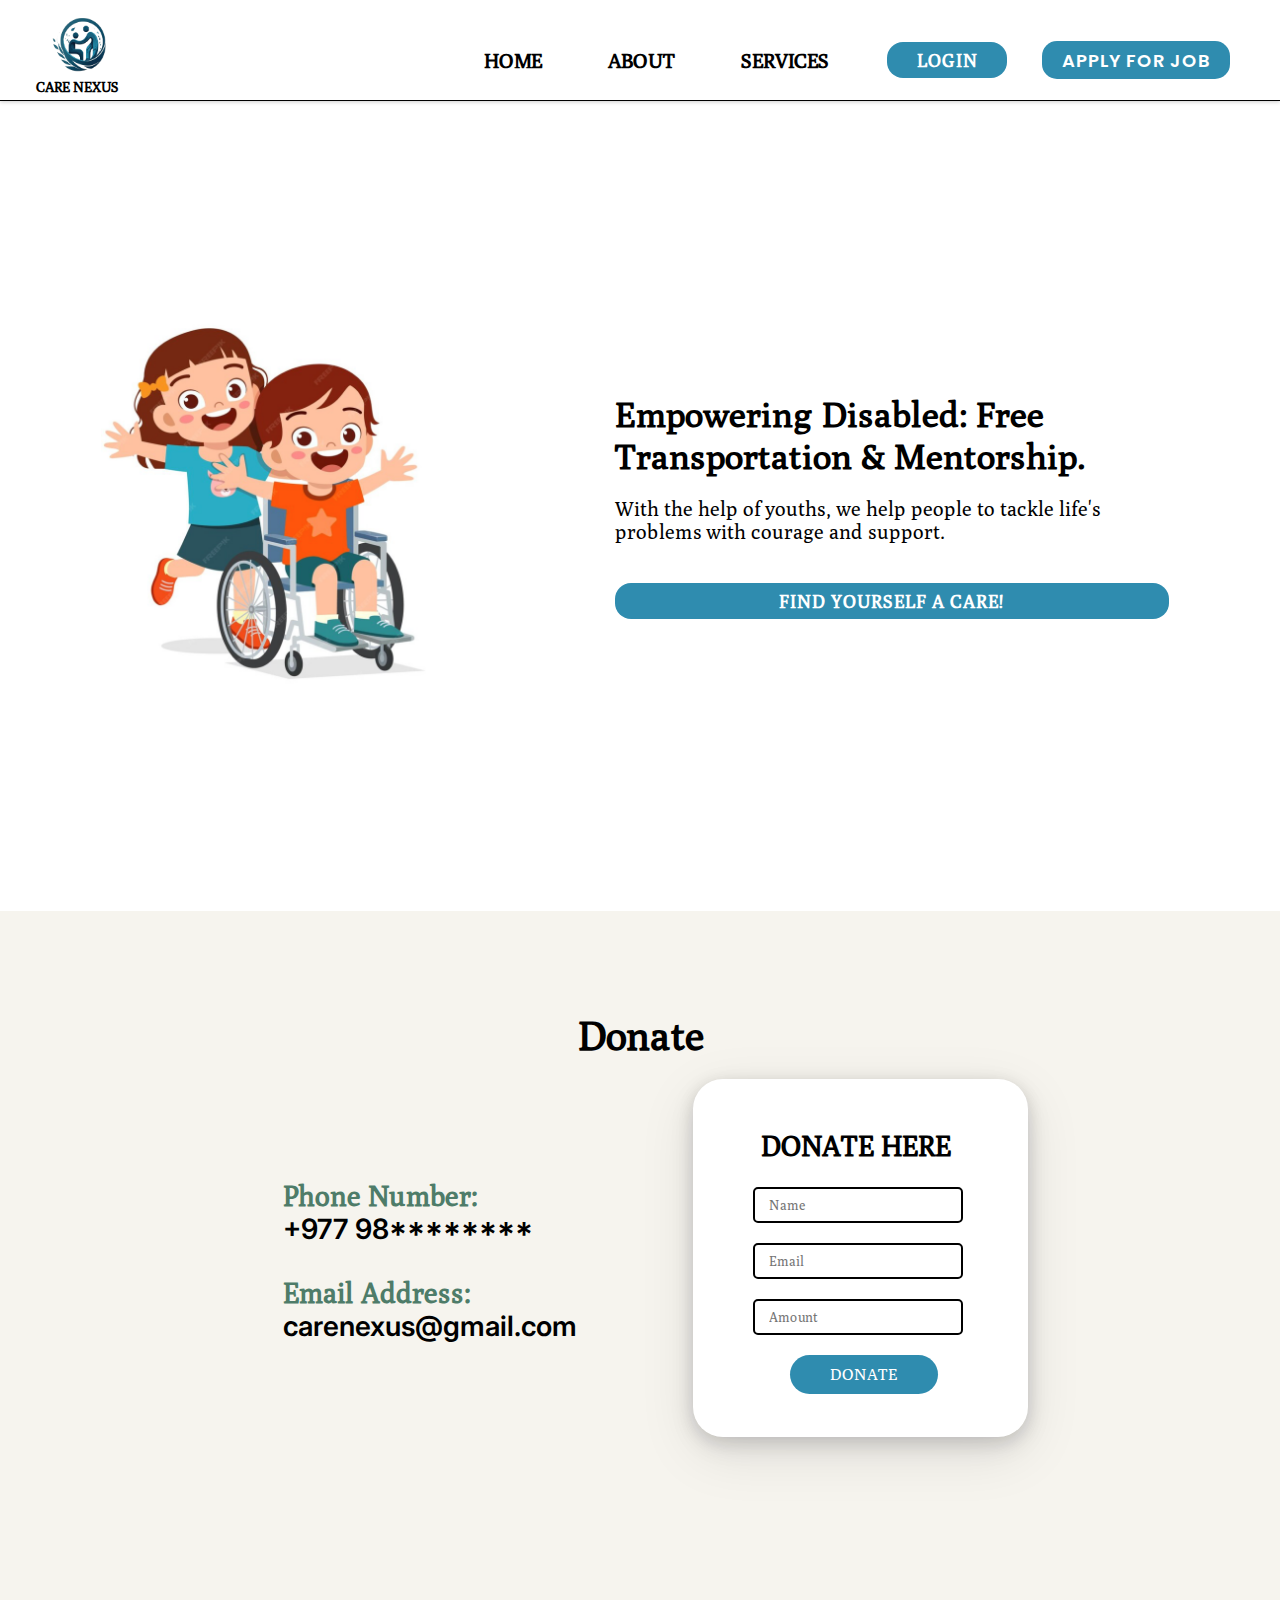
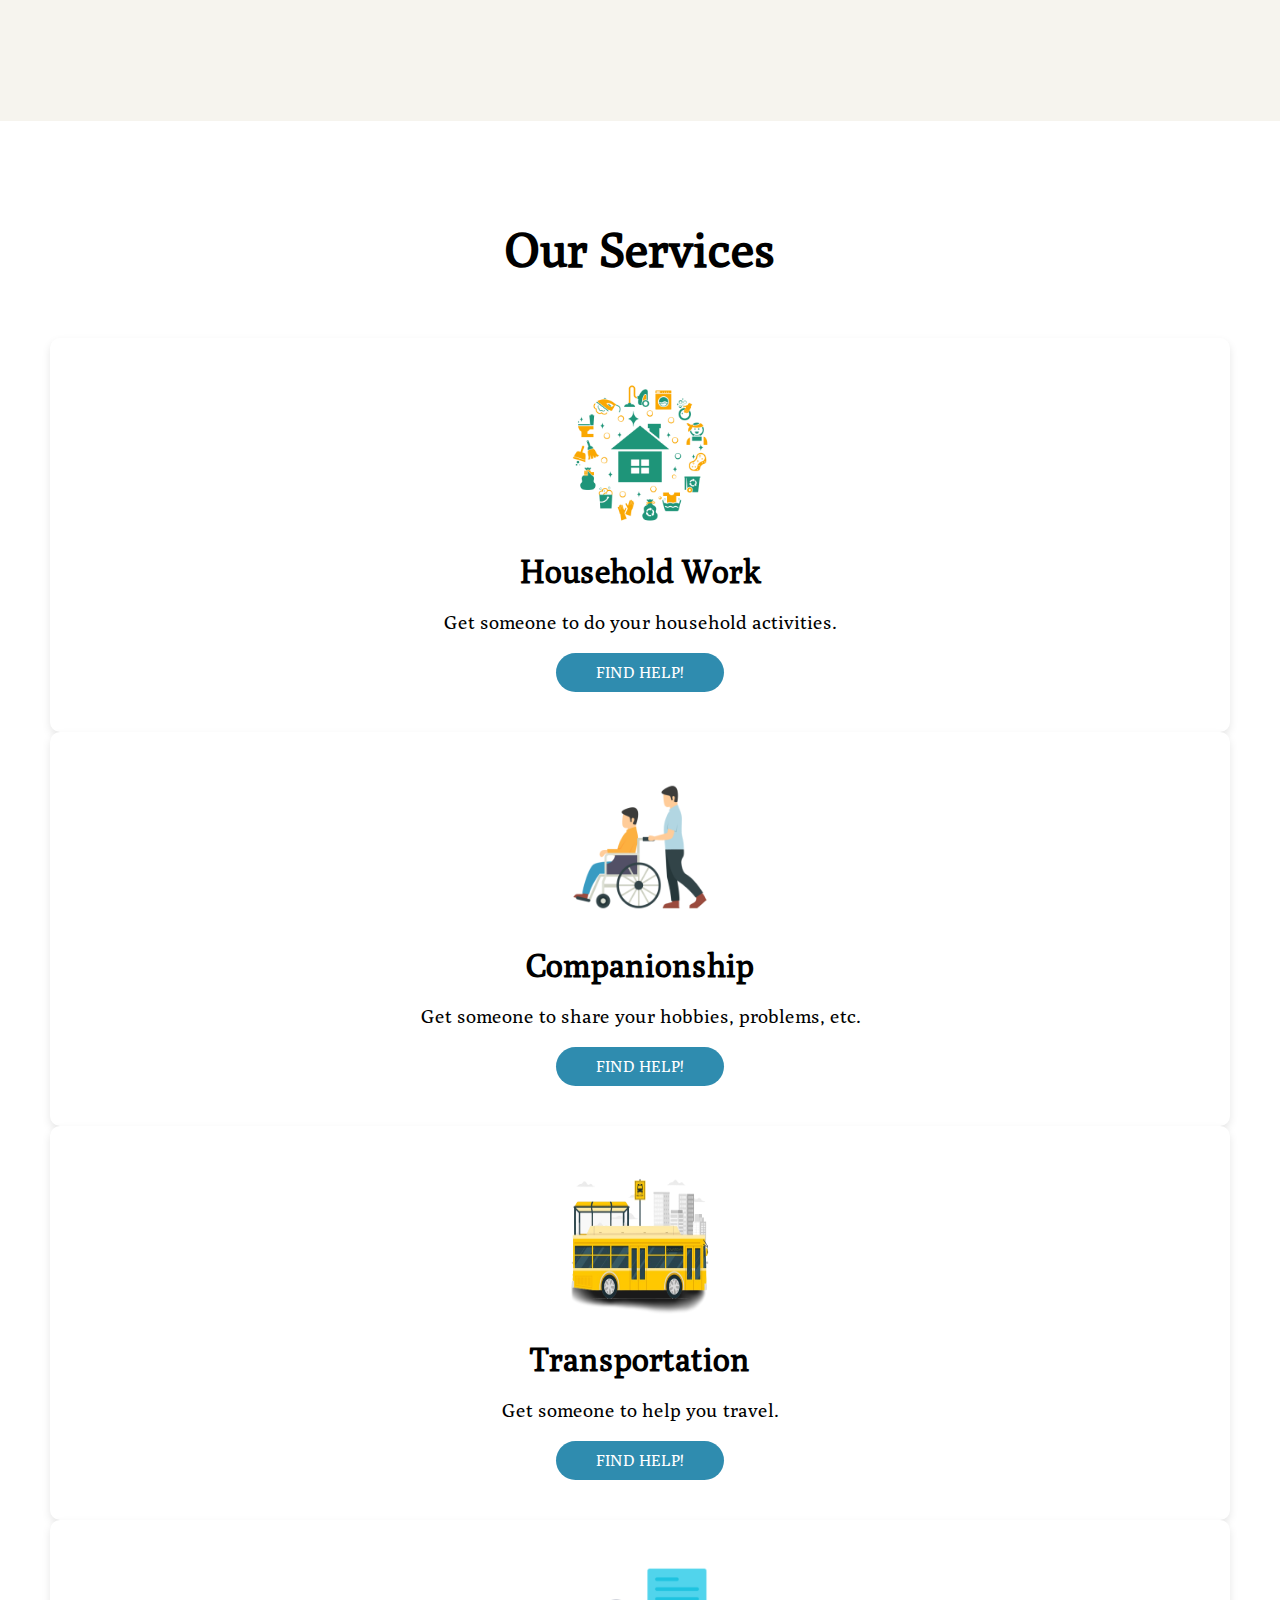
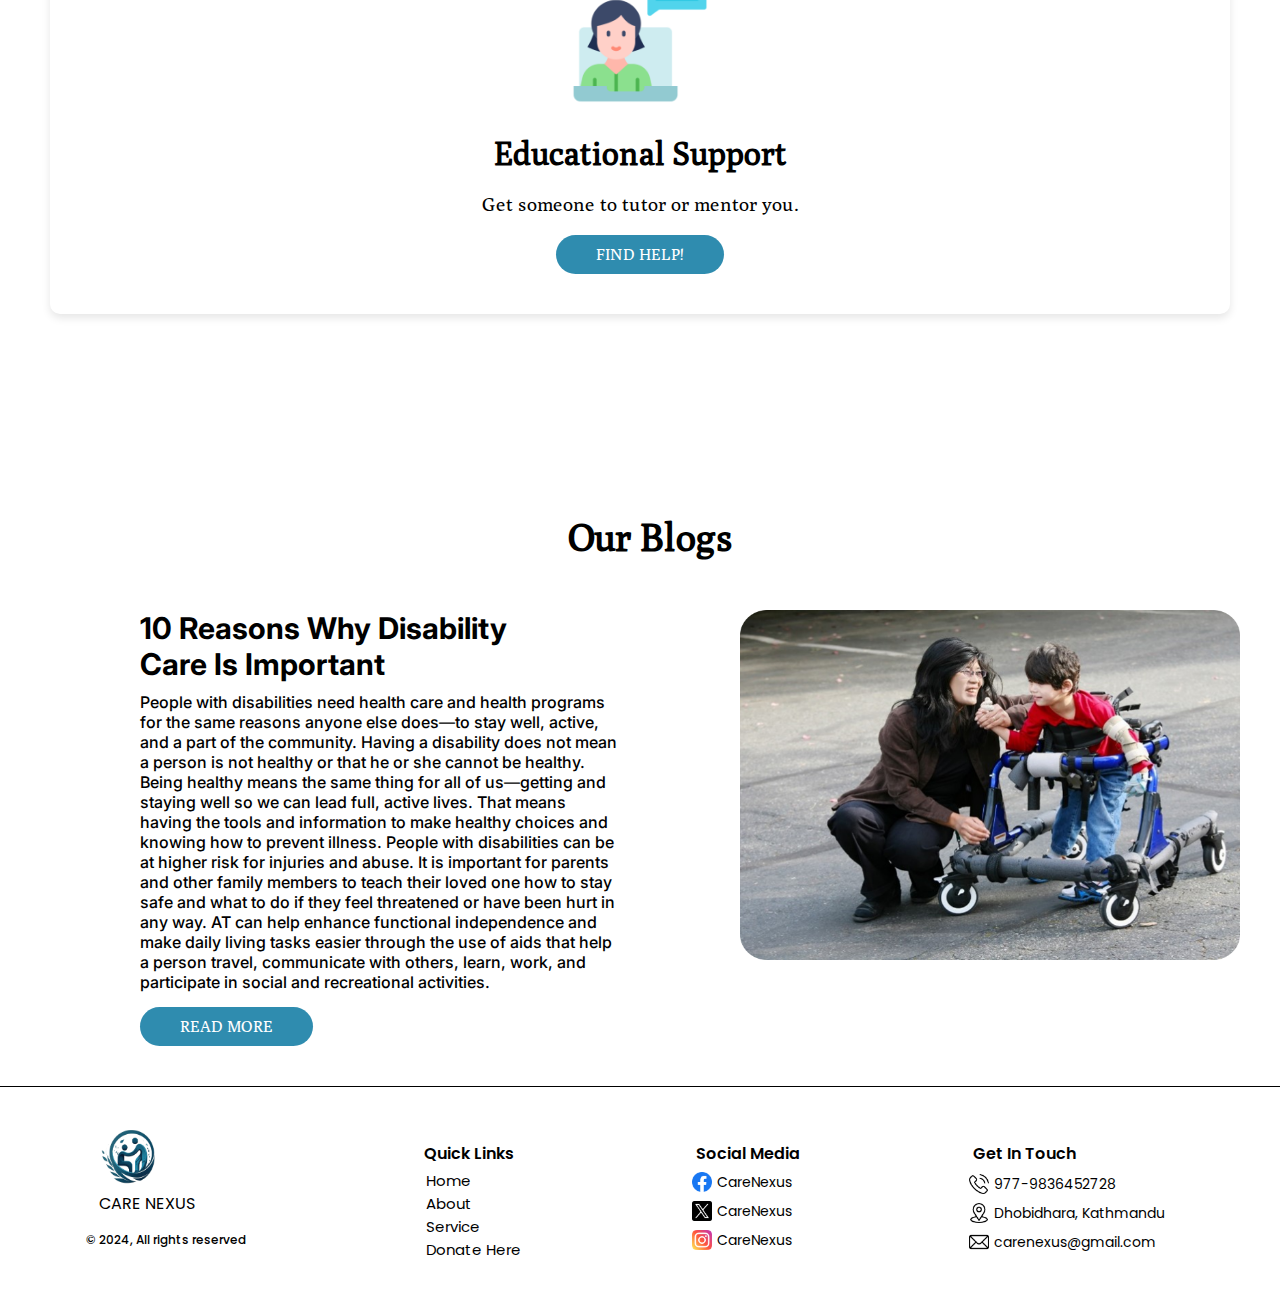
<file: html/index.html>
<!DOCTYPE html>
<html lang="en">
  <head>
    <meta charset="UTF-8" />
    <meta name="viewport" content="width=device-width, initial-scale=1.0" />
    <link rel="stylesheet" href="../css/home.css" />
    <link rel="icon" href="../images/logo.png" />
    <link rel="preconnect" href="https://fonts.googleapis.com" />
    <link rel="preconnect" href="https://fonts.gstatic.com" crossorigin />
    <link
      href="https://fonts.googleapis.com/css2?family=Poly:ital@0;1&family=Poppins:ital,wght@0,100;0,200;0,300;0,400;0,500;0,600;0,700;0,800;0,900;1,100;1,200;1,300;1,400;1,500;1,600;1,700;1,800;1,900&display=swap"
      rel="stylesheet"
    />
    <link rel="preconnect" href="https://fonts.googleapis.com" />
    <link rel="preconnect" href="https://fonts.gstatic.com" crossorigin />
    <link
      href="https://fonts.googleapis.com/css2?family=Poly:ital@0;1&family=Poppins:ital,wght@0,100;0,200;0,300;0,400;0,500;0,600;0,700;0,800;0,900;1,100;1,200;1,300;1,400;1,500;1,600;1,700;1,800;1,900&display=swap"
      rel="stylesheet"
    />
    <link rel="preconnect" href="https://fonts.googleapis.com" />
    <link rel="preconnect" href="https://fonts.gstatic.com" crossorigin />
    <link
      href="https://fonts.googleapis.com/css2?family=Inter:wght@100..900&family=Poly:ital@0;1&family=Poppins:ital,wght@0,100;0,200;0,300;0,400;0,500;0,600;0,700;0,800;0,900;1,100;1,200;1,300;1,400;1,500;1,600;1,700;1,800;1,900&display=swap"
      rel="stylesheet"
    />
    <link rel="preconnect" href="https://fonts.googleapis.com" />
    <link rel="preconnect" href="https://fonts.gstatic.com" crossorigin />
    <link
      href="https://fonts.googleapis.com/css2?family=Inter:wght@100..900&family=Poly:ital@0;1&family=Poppins:ital,wght@0,100;0,200;0,300;0,400;0,500;0,600;0,700;0,800;0,900;1,100;1,200;1,300;1,400;1,500;1,600;1,700;1,800;1,900&family=Roboto+Mono:ital,wght@0,100..700;1,100..700&display=swap"
      rel="stylesheet"
    />
    <link
      rel="stylesheet"
      href="https://fonts.googleapis.com/css2?family=Material+Symbols+Outlined:opsz,wght,FILL,GRAD@24,400,0,0"
    />
    <link
      rel="stylesheet"
      href="https://fonts.googleapis.com/css2?family=Material+Symbols+Outlined:opsz,wght,FILL,GRAD@24,400,0,0"
    />
    <link
      rel="stylesheet"
      href="https://fonts.googleapis.com/css2?family=Material+Symbols+Outlined:opsz,wght,FILL,GRAD@24,400,0,0"
    />
    <title>Home</title>
  </head>
  <body>
    <section class="home-container">
      <nav class="navbar">
        <div class="for-logo">
          <figure>
            <img src="../images/logo.png" alt="CARE-NEXUS" class="logo" />
            <p class="logo-desc">CARE NEXUS</p>
          </figure>
        </div>
        <div class="nav-start" id="home-id">
          <ul>
            <li><a href="./index.html">HOME</a></li>
            <li><a href="./aboutus.html">ABOUT</a></li>
            <li><a href="./index.html#service-id">SERVICES</a></li>
          </ul>
          <a href="../html/login.html">
            <button class="contact-login-btn">Login</button>
          </a>
          <a href="/html/apply-for-job.html">
            <button class="apply-btn">Apply For Job</button>
          </a>
        </div>
      </nav>

      <div class="homepage">
        <div class="child1">
          <img src="/images/homepage-image.png" class="disabled-image" alt="" />
        </div>

        <div class="child2">
          <h1 class="heading">
            Empowering Disabled: Free Transportation & Mentorship.
          </h1>
          <p class="caption">
            With the help of youths, we help people to tackle life's
            problems with courage and support.
          </p>
          <a href="#service-id">
            <button class="help-btn">Find yourself a care!</button>
          </a>
        </div>
      </div>

      <!-- <div class="video">
        <video src="" type="video/mp4" class="example-video"></video>
      </div> -->
    </section>

    <section class="donate" id="donate-id">
      <h1 class="donate-header">Donate</h1>
      <div class="donate-containers">
        <div class="info">
          <h3>Phone Number:</h3>
          <p>+977 98********</p>
          <h3 class="email-contant">Email Address:</h3>
          <p>carenexus@gmail.com</p>
        </div>

        <div class="contact">
          <h1>Donate Here</h1>
          <input type="text" placeholder="Name" id="name"/>
          <input type="text" placeholder="Email" id="email" />
          <input type="text" placeholder="Amount" id="amount"/>
          <button class="donate-login-btn" id="donateBtn">Donate</button>
        </div>
      </div>
    </section>

    <section class="services-container" id="service-id">
      <h1>Our Services</h1>
      <div class="all-service-portion">
        <div class="household service-frame">
          <img src="../images/house.png" alt="" class="service-img" />
          <h2>Household Work</h2>
          <p>Get someone to do your household activities.</p>
          <a
            href="../html/housework.html#service-choose"
            style="color: white; text-decoration: none"
            ><button class="find-help">Find Help!</button></a
          >
        </div>
        <div class="companionship service-frame">
          <img src="../images/wheelchair.png" alt="" class="service-img" />
          <h2>Companionship</h2>
          <p>Get someone to share your hobbies, problems, etc.</p>
          <a
            href="../html/companionship.html#service-choose"
            style="color: white; text-decoration: none"
            ><button class="find-help">Find Help!</button></a
          >
        </div>
        <div class="transportation service-frame">
          <img src="../images/bus.png" alt="" class="service-img" />
          <h2>Transportation</h2>
          <p>Get someone to help you travel.</p>
          <a
            href="../html/housework.html#service-choose"
            style="color: white; text-decoration: none"
            ><button class="find-help">Find Help!</button></a
          >
        </div>
        <div class="education service-frame">
          <img src="../images/thinking.png" alt="" class="service-img" />
          <h2>Educational Support</h2>
          <p>Get someone to tutor or mentor you.</p>
          <a
            href="../html/housework.html#service-choose"
            style="color: white; text-decoration: none"
            ><button class="find-help">Find Help!</button></a
          >
        </div>
      </div>
    </section>

    <section class="blogs">
      <h2>Our Blogs</h2>
      <div class="blog-container">
        <div class="blog-info-section">
          <h1>10 Reasons Why Disability<br />Care Is Important</h1>
          <p>
            People with disabilities need health care and health programs for
            the same reasons anyone else does—to stay well, active, and a part
            of the community. Having a disability does not mean a person is not
            healthy or that he or she cannot be healthy. Being healthy means the
            same thing for all of us—getting and staying well so we can lead
            full, active lives. That means having the tools and information to
            make healthy choices and knowing how to prevent illness. People with
            disabilities can be at higher risk for injuries and abuse. It is
            important for parents and other family members to teach their loved
            one how to stay safe and what to do if they feel threatened or have
            been hurt in any way. AT can help enhance functional independence
            and make daily living tasks easier through the use of aids that help
            a person travel, communicate with others, learn, work, and
            participate in social and recreational activities.
          </p>
          <button class="read-more-btn">
            <a
              href="https://www.enableme.ke/en/article/10-reasons-why-we-need-to-empower-people-with-disabilities-1275#:~:text=10%20Reasons%20Why%20We%20Need%20to%20Empower%20Persons,disabilities%20impacts%20the%20economy%20positively%20...%20More%20items"
              target="_blank"
              style="text-decoration: none; color: white"
              >Read More</a
            >
          </button>
        </div>
        <div class="blog-img-section">
          <img
            src="../images/women-helping-wheelchair.png"
            alt="girl-helping-wheelchair"
            class="blog-img"
          />
        </div>
      </div>
    </section>

    <!-- footer portion -->
    <footer class="site-footer">
      <div class="footer-logo">
        <img src="../images/logo.png" alt="" class="logo" />
        <h4 class="footer-logo-text">CARE NEXUS</h4>
        <h6 class="copyright">&copy 2024, All rights reserved</h6>
      </div>

      <div class="quick-link">
        <h2>Quick Links</h2>
        <ul>
          <li><a href="#home-id">Home</a></li>
          <li><a href="../html/aboutus.html">About</a></li>
          <li><a href="#service-id">Service</a></li>
          <li><a href="#donate-id">Donate Here</a></li>
        </ul>
      </div>

      <div class="social-media">
        <h2>Social Media</h2>
        <div class="fb">
          <img
            src="../images/facebook.png"
            alt="facebook"
            class="icons-footer"
          />
          <a
            href="https://www.facebook.com/"
            target="_blank"
            style="text-decoration: none; color: white"
            ><p>CareNexus</p></a
          >
        </div>
        <div class="twt">
          <img src="../images/twitter.png" alt="twitter" class="icons-footer" />
          <a
            href="https://twitter.com/"
            target="_blank"
            style="text-decoration: none; color: white"
            ><p>CareNexus</p></a
          >
        </div>
        <div class="insta">
          <img
            src="../images/instagram-5.png"
            alt="instagram"
            class="icons-footer"
          />
          <a
            href="https://www.instagram.com/"
            target="_blank"
            style="text-decoration: none; color: white"
            ><p>CareNexus</p></a
          >
        </div>
      </div>

      <div class="get-in-touch">
        <h2>Get In Touch</h2>
        <div class="phone-number">
          <img src="../images/phone-call.png" alt="" class="icons-footer" />
          <p>977-9836452728</p>
        </div>
        <div class="location">
          <img src="../images/location.png" alt="" class="icons-footer" />
          <p>Dhobidhara, Kathmandu</p>
        </div>
        <div class="mail">
          <img src="../images/mail.png" alt="" class="icons-footer" />
          <p>carenexus@gmail.com</p>
        </div>
      </div>
    </footer>
    <script src="../javascript/home.js"></script>
    <script type="text/javascript">
      function googleTranslateElementInit() {
        new google.translate.TranslateElement(
          { pageLanguage: "en" },
          "google_translate_element"
        );
      }
    </script>

    <script
      type="text/javascript"
      src="//translate.google.com/translate_a/element.js?cb=googleTranslateElementInit"
    ></script>

    <script src="/javascript/donation.js"></script>
  </body>
</html>
</file>
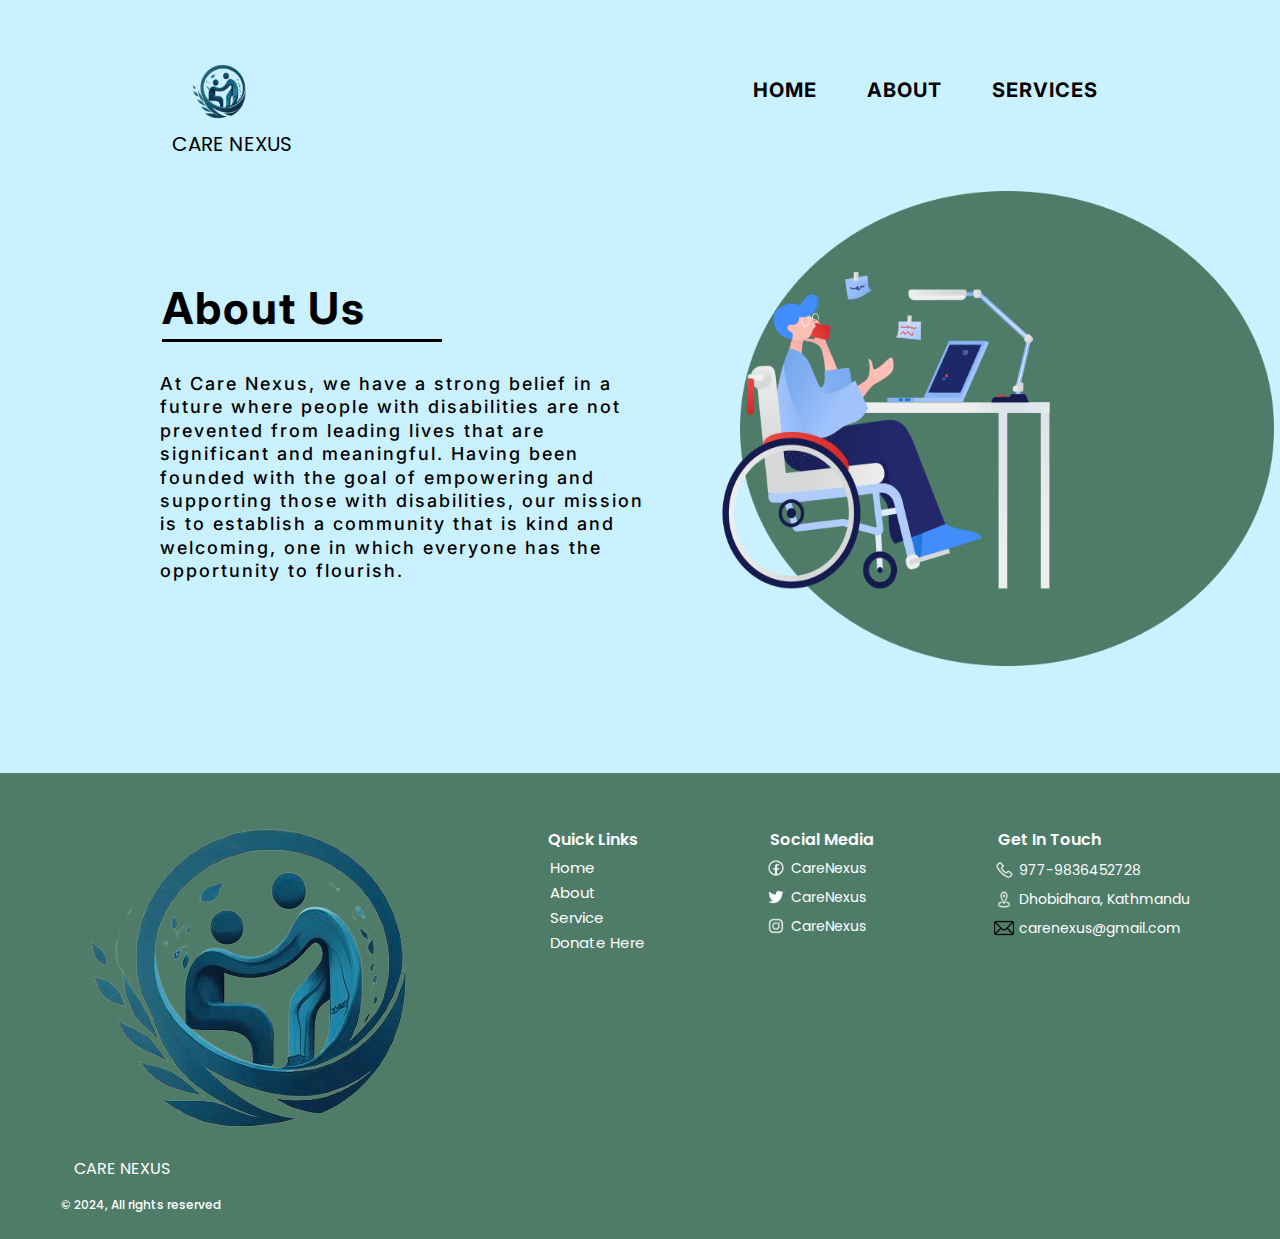
<file: html/aboutus.html>
<!DOCTYPE html>
<html lang="en">
<head>
    <meta charset="UTF-8">
    <meta name="viewport" content="width=device-width, initial-scale=1.0">
    <link rel="icon" href="../images/logo.png">
    <link rel="preconnect" href="https://fonts.googleapis.com">
<link rel="preconnect" href="https://fonts.gstatic.com" crossorigin>
<link href="https://fonts.googleapis.com/css2?family=Inter:wght@100..900&family=Poly:ital@0;1&family=Poppins:ital,wght@0,100;0,200;0,300;0,400;0,500;0,600;0,700;0,800;0,900;1,100;1,200;1,300;1,400;1,500;1,600;1,700;1,800;1,900&family=Roboto+Mono:ital,wght@0,100..700;1,100..700&display=swap" rel="stylesheet">
    <link rel="stylesheet" href="../css/aboutus.css">
    <title>About us</title>
</head>
<body>
    <body>
        <section class="nav-section">
            <div class="Logo">
            <img src="../images/logo.png" alt="" class="careNexus-logo">
            <p class="logo-text">CARE NEXUS</p>
            </div>  
    
            <div class="nav-items">
            <ul>
                <li><a href="./index.html">HOME</a></li>
                <li><a href="./aboutus.html">ABOUT</a></li>
                <li><a href="./index.html#service-id">SERVICES</a></li>
            </ul>
            </div>
       </section>
<!-- main about us portion -->
       <section class="main-contenet">
        <div class="about-us-content-portion">
            <h1>About Us</h1>
            <p>At Care Nexus, we have a strong belief in a future where people with disabilities are not prevented from leading lives that are significant and meaningful. Having been founded with the goal of empowering and supporting those with disabilities, our mission is to establish a community that is kind and welcoming, one in which everyone has the opportunity to flourish.</p>
        </div>
        <div class="about-us-img-portion">
            <div class="overlappingimg">
                <img src="../images/green-bg-aboutus.png" alt="green-background" class="bg-img">
                <img src="../images/aboutus-wheelchair.png" alt="green-background" class="wheelchair-img"> 
            </div>
        </div>
       </section>

          
<!-- footer portion -->
<footer class="site-footer">
    <div class="footer-logo">
        <img src="../images/logo.png" alt="" class="logo">
        <h4 class="footer-logo-text">CARE NEXUS</h4> 
        <h6 class="copyright">&copy 2024, All rights reserved</h6>
    </div>

    <div class="quick-link">
        <h2>Quick Links</h2> 
        <ul>
            <li><a href="./home.html#home-id">Home</a></li>
            <li><a href="#" >About</a></li>
            <li><a href="./home.html#service-id">Service</a></li>
            <li><a href="./home.html#donate-id">Donate Here</a></li>
        </ul>
    </div>

    <div class="social-media">
        <h2>Social Media</h2> 
       <div class="fb"> <img src="../images/Fb-icon.png" alt="facebook" class="icons-footer"> 
       <a href="https://www.facebook.com/" target="_blank" style="text-decoration: none; color: white;"><p>CareNexus</p></a></div>
        <div class="twt"><img src="../images/twitter-icon.png" alt="twitter" class="icons-footer"> 
        <a href="https://twitter.com/" target="_blank" style="text-decoration: none; color: white;">
        <p>CareNexus</p></a></div>
        <div class="insta"><img src="../images/insta-icon.png" alt="instagram" class="icons-footer"> <a href="https://www.instagram.com/" target="_blank" style="text-decoration: none; color: white;"><p>CareNexus</p></a></div>
    </div>

    <div class="get-in-touch">
        <h2>Get In Touch</h2>
        <div class="phone-number">
            <img src="../images/call-icon.png" alt="" class="icons-footer">
            <p>977-9836452728</p>
        </div>
        <div class="location">
            <img src="../images/maps-icon.png" alt="" class="icons-footer">
            <p>Dhobidhara, Kathmandu</p>
        </div>
        <div class="mail">
           <img src="../images/mail.png" alt="" class="icons-footer">
                <p>carenexus@gmail.com</p>
        </div>
    </div>
</footer>
<script type="text/javascript">
    function googleTranslateElementInit() {
      new google.translate.TranslateElement(
        { pageLanguage: "en" },
        "google_translate_element"
      );
    }
  </script>

  <script
    type="text/javascript"
    src="//translate.google.com/translate_a/element.js?cb=googleTranslateElementInit"
  ></script>
</body>
</html>
</file>
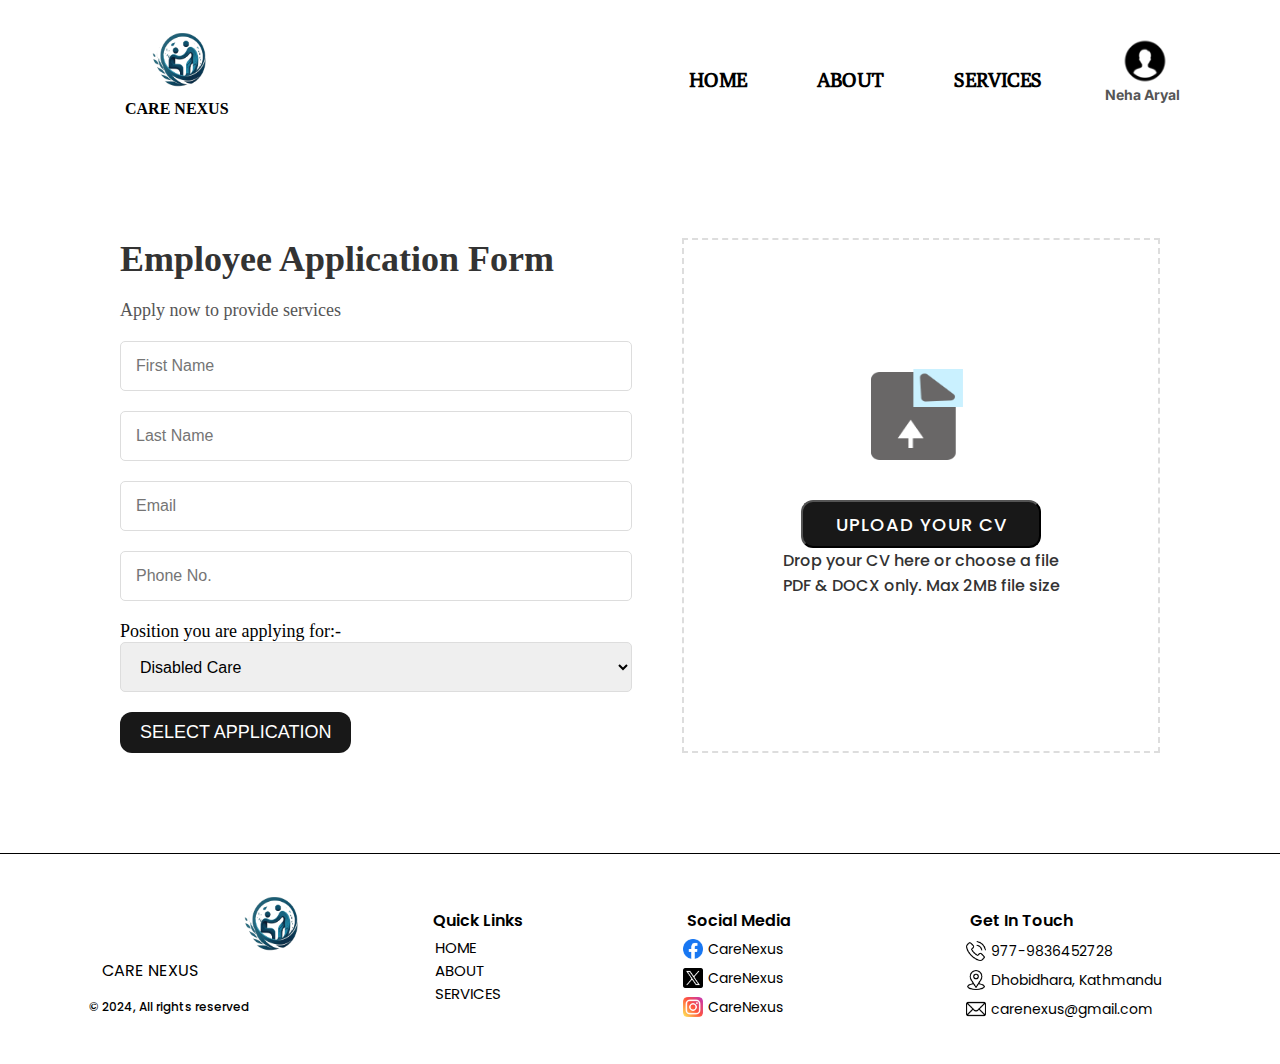
<file: html/apply-for-job.html>
<!DOCTYPE html>
<html lang="en">
<head>
    <meta charset="UTF-8">
    <meta name="viewport" content="width=device-width, initial-scale=1.0">
    <link rel="icon" href="../images/logo.png">
    <link rel="stylesheet" href="../css/appy-for-job.css">
    <link href="https://fonts.googleapis.com/css2?family=Inter:wght@100..900&family=Poly:ital@0;1&family=Poppins:ital,wght@0,100;0,200;0,300;0,400;0,500;0,600;0,700;0,800;0,900;1,100;1,200;1,300;1,400;1,500;1,600;1,700;1,800;1,900&family=Roboto+Mono:ital,wght@0,100..700;1,100..700&display=swap" rel="stylesheet">
    <link rel="preconnect" href="https://fonts.googleapis.com">
<link rel="preconnect" href="https://fonts.gstatic.com" crossorigin>
<link href="https://fonts.googleapis.com/css2?family=Inter:wght@100..900&family=Poly:ital@0;1&family=Poppins:ital,wght@0,100;0,200;0,300;0,400;0,500;0,600;0,700;0,800;0,900;1,100;1,200;1,300;1,400;1,500;1,600;1,700;1,800;1,900&family=Roboto+Mono:ital,wght@0,100..700;1,100..700&display=swap" rel="stylesheet">
    <title>Apply for job</title>
</head>
<body>
    <section class="full-container"> 
        <nav>
            <div class="logo-align">
            <img src="../images/logo.png" alt="logo" class="logo">
            <p class="logo-txt">CARE NEXUS</p>
            </div>
            <ul>
                <li><a href="./home.html#home-id">HOME</a></li>
                <li><a href="../html/aboutus.html">ABOUT</a></li>
                <li><a href="./home.html#service-id">SERVICES</a></li>
            </ul>
            <div class="profile-align">
            <img src="../images/profile-logo.png" alt="profile" class="profile-logo" onclick="toggleMenu()">
            <p class="profile-txt">Neha Aryal</p>
            </div>
        </nav>

        <div class="submenu-wrap" id="subMenu" >
            <div class="submenu">
                <div class="userinfo">
                    <h2><a href="">My Details</a></h2>
                    <h2><a href="">Settings</a></h2>
                    <h2><a href="">Log Out</a></h2>
                </div>
            </div>
        </div>
</section>
<!-- main poriton -->
<section class="main">
    <div class="first-half">
        <h1>Employee Application Form</h1>
        <p>Apply now to provide services</p>

        <div class="form">
            <form action="">
                <div class="grouping">
                    <label for="first-name">
                        <input type="text" class= 'for-group' placeholder="First Name">
                    </label>
                    <label for="last-name">
                        <input type="text" class='for-group' placeholder="Last Name">
                    </label>
                </div>
                <label for="email">
                    <input type="email" placeholder="Email" class="for-email">
                </label>
                <br>
                <label for="phone">
                    <input type="text" placeholder="Phone No." class="for-phone">
                </label>
            </form>
            <div class="postion">
                <label for="care" class="care-text">Position you are applying for:-</label>
                <select name="care" class="care">
                    <option value="disabled" selected>Disabled Care</option>
                    <option value="medical">Medical Care</option>
                    <option value="mental">Mental Health Care</option>
                    <option value="elderly">Elderly Care</option>
                    <option value="child">Child Care</option>
                    <option value="Companionship">Medical Care</option>
                    <option value="Transportaion">Mental Health Care</option>
                    <option value="Household work">Elderly Care</option>
                    <option value="Educational Support">Child Care</option>
                </select>
                <button class="select-btn">Select Application</button>
            </div>
        </div>
    </div>
    <div class="second-half">
        <div class="upload-cv">
            <img src="../images/cv-icon.png" alt="cv-icon" class="cv-icon-img"> 
            <input type="file" name="cvFile" id="cvFile" accept=".pdf, .doc, .docx" class="for-cv">
            <button class="upload-cv-btn" onclick="return checkFileSize()">Upload Your CV</button>
            <p>Drop your CV here or choose a file <br>
                PDF & DOCX only. Max 2MB file size 
            </p>
        </div>
    </div>
</section>

<!-- footer portion -->
<footer class="site-footer">
    <div class="footer-logo">
      <img src="../images/logo.png" alt="" class="logo" />
      <h4 class="footer-logo-text">CARE NEXUS</h4>
      <h6 class="copyright">&copy 2024, All rights reserved</h6>
    </div>

    <div class="quick-link">
      <h2>Quick Links</h2>
      <ul>
        <li><a href="./index.html">HOME</a></li>
        <li><a href="./aboutus.html">ABOUT</a></li>
        <li><a href="./index.html#service-id">SERVICES</a></li>
      </ul>
    </div>

    <div class="social-media">
      <h2>Social Media</h2>
      <div class="fb">
        <img
          src="../images/facebook.png"
          alt="facebook"
          class="icons-footer"
        />
        <a
          href="https://www.facebook.com/"
          target="_blank"
          style="text-decoration: none; color: white"
          ><p>CareNexus</p></a
        >
      </div>
      <div class="twt">
        <img src="../images/twitter.png" alt="twitter" class="icons-footer" />
        <a
          href="https://twitter.com/"
          target="_blank"
          style="text-decoration: none; color: white"
          ><p>CareNexus</p></a
        >
      </div>
      <div class="insta">
        <img
          src="../images/instagram-5.png"
          alt="instagram"
          class="icons-footer"
        />
        <a
          href="https://www.instagram.com/"
          target="_blank"
          style="text-decoration: none; color: white"
          ><p>CareNexus</p></a
        >
      </div>
    </div>

    <div class="get-in-touch">
      <h2>Get In Touch</h2>
      <div class="phone-number">
        <img src="../images/phone-call.png" alt="" class="icons-footer" />
        <p>977-9836452728</p>
      </div>
      <div class="location">
        <img src="../images/location.png" alt="" class="icons-footer" />
        <p>Dhobidhara, Kathmandu</p>
      </div>
      <div class="mail">
        <img src="../images/mail.png" alt="" class="icons-footer" />
        <p>carenexus@gmail.com</p>
      </div>
    </div>
  </footer>
 <script src="../javascript/apply-for-job.js"></script>
 <script type="text/javascript">
    function googleTranslateElementInit() {
      new google.translate.TranslateElement(
        { pageLanguage: "en" },
        "google_translate_element"
      );
    }
  </script>

  <script
    type="text/javascript"
    src="//translate.google.com/translate_a/element.js?cb=googleTranslateElementInit"
  ></script>
</body>
</html>
</file>
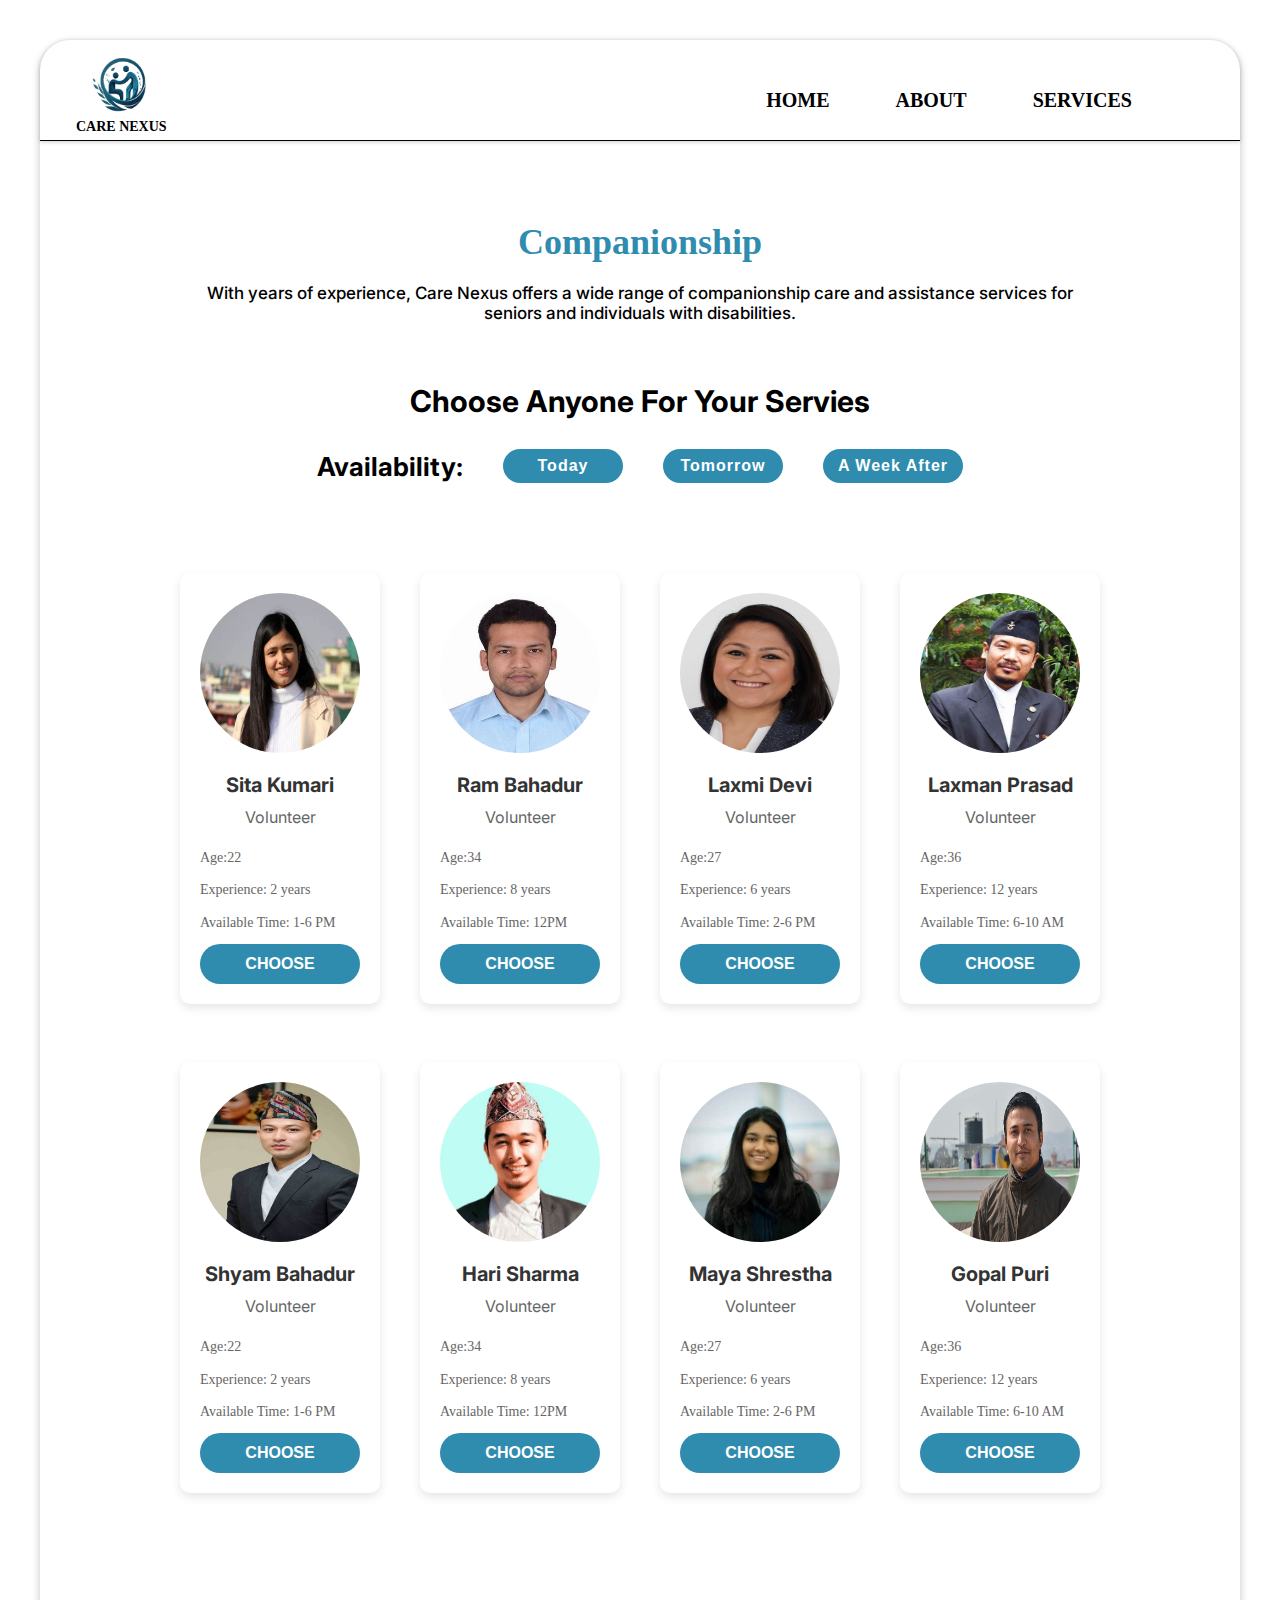
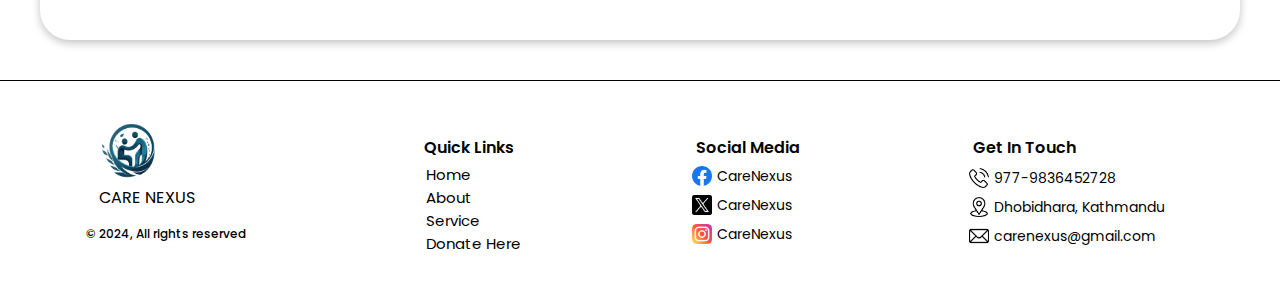
<file: html/companionship.html>
<!DOCTYPE html>
<html lang="en">
<head>
    <meta charset="UTF-8">
    <meta name="viewport" content="width=device-width, initial-scale=1.0">
    <link rel="icon" href="../images/logo.png">
    <link rel="preconnect" href="https://fonts.googleapis.com">
<link rel="preconnect" href="https://fonts.gstatic.com" crossorigin>
<link rel="preconnect" href="https://fonts.googleapis.com">
<link rel="preconnect" href="https://fonts.gstatic.com" crossorigin>
<link href="https://fonts.googleapis.com/css2?family=Inter:wght@100..900&family=Poly:ital@0;1&family=Poppins:ital,wght@0,100;0,200;0,300;0,400;0,500;0,600;0,700;0,800;0,900;1,100;1,200;1,300;1,400;1,500;1,600;1,700;1,800;1,900&family=Roboto+Mono:ital,wght@0,100..700;1,100..700&display=swap" rel="stylesheet">
<link href="https://fonts.googleapis.com/css2?family=Inter:wght@100..900&family=Poly:ital@0;1&family=Poppins:ital,wght@0,100;0,200;0,300;0,400;0,500;0,600;0,700;0,800;0,900;1,100;1,200;1,300;1,400;1,500;1,600;1,700;1,800;1,900&family=Roboto+Mono:ital,wght@0,100..700;1,100..700&display=swap" rel="stylesheet">
    <link rel="stylesheet" href="../css/housework.css">
    <title>Companionship</title>
</head>
<body>
    <section class="total-container">
        <!-- navigation portion -->
    <section class="nav-section"> 
        <nav class="navbar">
            <div class="for-logo">
              <figure>
                <img src="../images/logo.png" alt="CARE-NEXUS" class="logo" />
                <p class="logo-desc">CARE NEXUS</p>
              </figure>
            </div>
            <div class="nav-start" id="home-id">
              <ul>
                <li><a href="./index.html">HOME</a></li>
                <li><a href="./aboutus.html">ABOUT</a></li>
                <li><a href="./index.html#service-id">SERVICES</a></li>
              </ul>
            </div>
          </nav>
   </section>
   <!-- header portion -->
   <div class="header">
        <h1 class="header-txt">Companionship</h1>
        <p class="header-para">With years of experience, Care Nexus offers a wide range of companionship care and assistance services for<br>seniors and individuals with disabilities.</p>
    </div>

    
    <div>
        <h1 class="choose-service-header" id="service-choose">Choose Anyone For Your Servies</h1>
    </div>

    <div class="availability"> 
        <h1 class="available-header">Availability:</h1>
        <button class="available-btn">Today</button>
        <button class="available-btn">Tomorrow</button>
        <button class="available-btn weekafter-btn">A Week After</button>
    </div>
    
    <div class="doctor-container">
      <a href="/html/disabled.html">
        <div class="doctor doctor-1">
            <img src="../images/girl.jpg" alt="" class="doctor-img">
            <h1 class="doctor-name">Sita Kumari</h1>
            <p class="volunteer">Volunteer</p>
            <div class="doctor-info">
                <p>Age:22</p> 
                <p>Experience: 2 years</p>
                <p>Available Time: 1-6 PM</p>
                <button class="choose-btn">Choose</button>
            </div>
          </a>
        </div>

        <div class="doctor doctor-2">
          <a href="/html/disabled.html">
            <img src="../images/guy.jpg" alt="" class="doctor-img">
            <h1 class="doctor-name">Ram Bahadur</h1>
            <p class="volunteer">Volunteer</p>
            <div class="doctor-info">
                <p>Age:34</p>
                <p>Experience: 8 years</p>
                <p>Available Time: 12PM</p>
                <button class="choose-btn">Choose</button>
            </div>
          </a>
        </div>

        <div class="doctor doctor-3">
          <a href="/html/disabled.html">
            <img src="../images/girl1.jpg" alt="" class="doctor-img">
            <h1 class="doctor-name">Laxmi Devi</h1>
            <p class="volunteer">Volunteer</p>
            <div class="doctor-info">
                <p>Age:27</p>
                <p>Experience: 6 years</p>
                <p>Available Time: 2-6 PM</p>
                <button class="choose-btn">Choose</button>
            </div>
          </a>
        </div>

        <div class="doctor doctor-4">
          <a href="/html/disabled.html">
            <img src="../images/guy1.jpg" alt="" class="doctor-img">
            <h1 class="doctor-name">Laxman Prasad </h1>
            <p class="volunteer">Volunteer</p>
            <div class="doctor-info">
                <p>Age:36</p>
                <p>Experience: 12 years</p>
                <p>Available Time: 6-10 AM</p>
                <button class="choose-btn">Choose</button>
            </div>
            </a>
        </div>

    </div>
<br>
<div class="doctor-container">
  <div class="doctor doctor-1">
    <a href="/html/disabled.html">
      <img src="../images/guy2.jpg" alt="" class="doctor-img">
      <h1 class="doctor-name">Shyam Bahadur</h1>
      <p class="volunteer">Volunteer</p>
      <div class="doctor-info">
          <p>Age:22</p>
          <p>Experience: 2 years</p>
          <p>Available Time: 1-6 PM</p>
          <button class="choose-btn">Choose</button>
      </div>
      </a>
  </div>

  <div class="doctor doctor-2">
    <a href="/html/disabled.html">
      <img src="../images/guy3.jpg" alt="" class="doctor-img">
      <h1 class="doctor-name">Hari Sharma</h1>
      <p class="volunteer">Volunteer</p>
      <div class="doctor-info">
          <p>Age:34</p>
          <p>Experience: 8 years</p>
          <p>Available Time: 12PM</p>
          <button class="choose-btn">Choose</button>
      </div>
    </a>
  </div>

  <div class="doctor doctor-3">
    <a href="/html/disabled.html">
      <img src="../images/girl2.jpg" alt="" class="doctor-img">
      <h1 class="doctor-name">Maya Shrestha</h1>
      <p class="volunteer">Volunteer</p>
      <div class="doctor-info">
          <p>Age:27</p>
          <p>Experience: 6 years</p>
          <p>Available Time: 2-6 PM</p>
          <button class="choose-btn">Choose</button>
      </div>
      </a>
  </div>

  <div class="doctor doctor-4">
    <a href="/html/disabled.html">
      <img src="../images/guy4.jpg" alt="" class="doctor-img">
      <h1 class="doctor-name">Gopal Puri
      </h1>
      <p class="volunteer">Volunteer</p>
      <div class="doctor-info">
          <p>Age:36</p>
          <p>Experience: 12 years</p>
          <p>Available Time: 6-10 AM</p>
          <button class="choose-btn">Choose</button>
      </div>
      </a>
  </div>

</div>
    </section>


<!-- footer portion -->
<footer class="site-footer">
    <div class="footer-logo">
      <img src="../images/logo.png" alt="" class="logo" />
      <h4 class="footer-logo-text">CARE NEXUS</h4>
      <h6 class="copyright">&copy 2024, All rights reserved</h6>
    </div>

    <div class="quick-link">
      <h2>Quick Links</h2>
      <ul>
        <li><a href="#home-id">Home</a></li>
        <li><a href="../html/aboutus.html">About</a></li>
        <li><a href="#service-id">Service</a></li>
        <li><a href="#donate-id">Donate Here</a></li>
      </ul>
    </div>

    <div class="social-media">
      <h2>Social Media</h2>
      <div class="fb">
        <img
          src="../images/facebook.png"
          alt="facebook"
          class="icons-footer"
        />
        <a
          href="https://www.facebook.com/"
          target="_blank"
          style="text-decoration: none; color: white"
          ><p>CareNexus</p></a
        >
      </div>
      <div class="twt">
        <img src="../images/twitter.png" alt="twitter" class="icons-footer" />
        <a
          href="https://twitter.com/"
          target="_blank"
          style="text-decoration: none; color: white"
          ><p>CareNexus</p></a
        >
      </div>
      <div class="insta">
        <img
          src="../images/instagram-5.png"
          alt="instagram"
          class="icons-footer"
        />
        <a
          href="https://www.instagram.com/"
          target="_blank"
          style="text-decoration: none; color: white"
          ><p>CareNexus</p></a
        >
      </div>
    </div>

    <div class="get-in-touch">
      <h2>Get In Touch</h2>
      <div class="phone-number">
        <img src="../images/phone-call.png" alt="" class="icons-footer" />
        <p>977-9836452728</p>
      </div>
      <div class="location">
        <img src="../images/location.png" alt="" class="icons-footer" />
        <p>Dhobidhara, Kathmandu</p>
      </div>
      <div class="mail">
        <img src="../images/mail.png" alt="" class="icons-footer" />
        <p>carenexus@gmail.com</p>
      </div>
    </div>
  </footer>
    <script type="text/javascript">
        function googleTranslateElementInit() {
          new google.translate.TranslateElement(
            { pageLanguage: "en" },
            "google_translate_element"
          );
        }
      </script>
  
      <script
        type="text/javascript"
        src="//translate.google.com/translate_a/element.js?cb=googleTranslateElementInit"
      ></script>
</body>
</html>
</file>
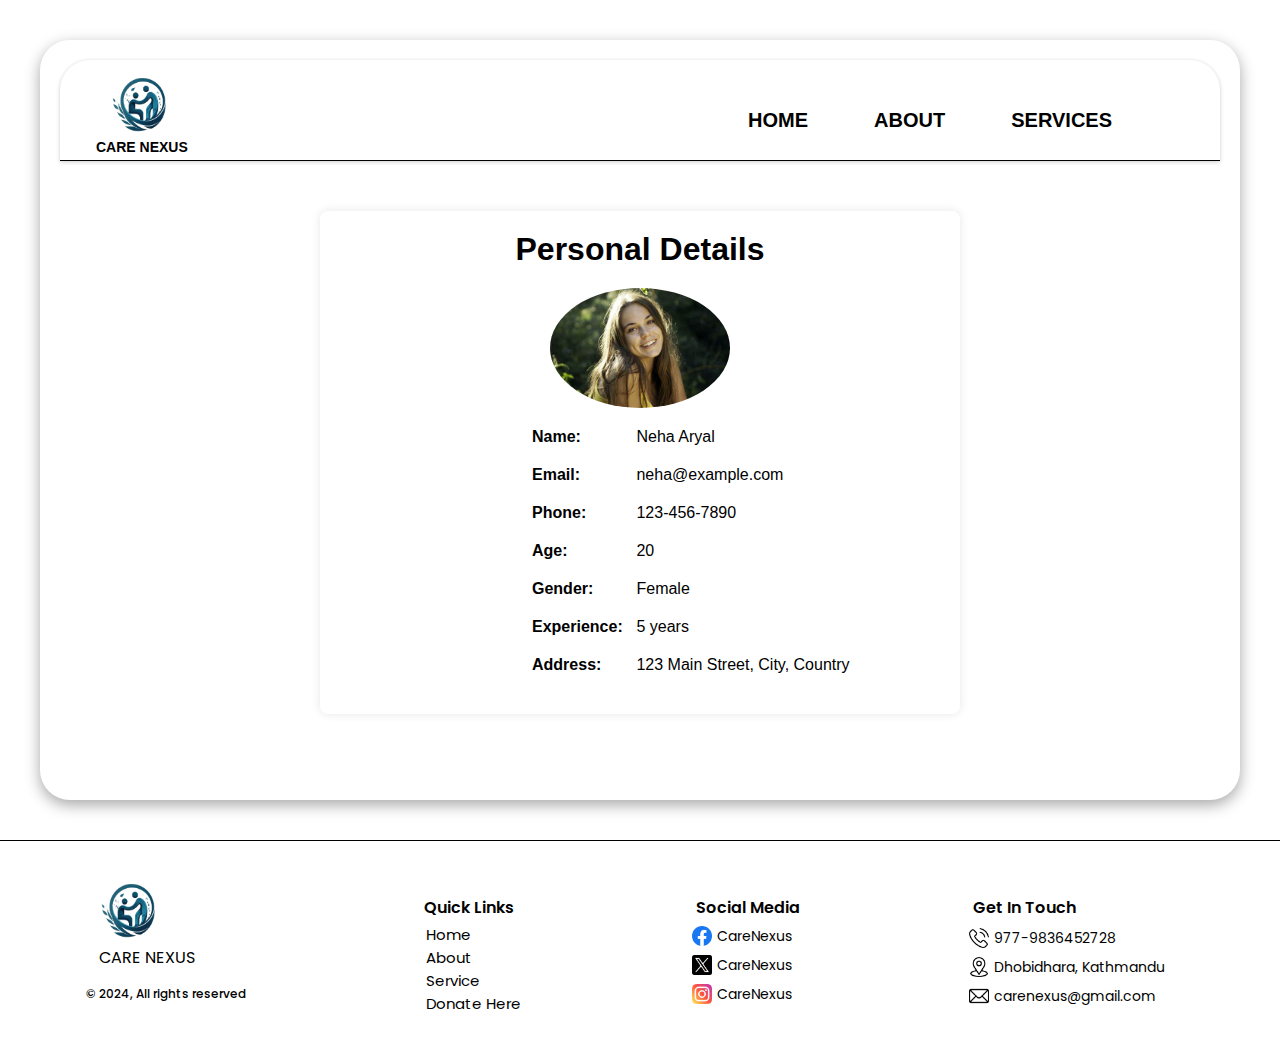
<file: html/details.html>
<!DOCTYPE html>
<html lang="en">
  <head>
    <meta charset="UTF-8" />
    <meta name="viewport" content="width=device-width, initial-scale=1.0" />
    <link rel="preconnect" href="https://fonts.googleapis.com" />
    <link rel="icon" href="../images/logo.png" />
    <link rel="preconnect" href="https://fonts.googleapis.com" />
    <link rel="preconnect" href="https://fonts.googleapis.com" />
    <link rel="preconnect" href="https://fonts.gstatic.com" crossorigin />
    <link
      href="https://fonts.googleapis.com/css2?family=Inter:wght@100..900&family=Poly:ital@0;1&family=Poppins:ital,wght@0,100;0,200;0,300;0,400;0,500;0,600;0,700;0,800;0,900;1,100;1,200;1,300;1,400;1,500;1,600;1,700;1,800;1,900&family=Roboto+Mono:ital,wght@0,100..700;1,100..700&display=swap"
      rel="stylesheet"
    />
    <link rel="preconnect" href="https://fonts.gstatic.com" crossorigin />
    <link
      href="https://fonts.googleapis.com/css2?family=Inter:wght@100..900&family=Poly:ital@0;1&family=Poppins:ital,wght@0,100;0,200;0,300;0,400;0,500;0,600;0,700;0,800;0,900;1,100;1,200;1,300;1,400;1,500;1,600;1,700;1,800;1,900&family=Roboto+Mono:ital,wght@0,100..700;1,100..700&display=swap"
      rel="stylesheet"
    />
    <link rel="preconnect" href="https://fonts.gstatic.com" crossorigin />
    <link
      href="https://fonts.googleapis.com/css2?family=Inter:wght@100..900&family=Poly:ital@0;1&family=Poppins:ital,wght@0,100;0,200;0,300;0,400;0,500;0,600;0,700;0,800;0,900;1,100;1,200;1,300;1,400;1,500;1,600;1,700;1,800;1,900&family=Roboto+Mono:ital,wght@0,100..700;1,100..700&display=swap"
      rel="stylesheet"
    />
    <link rel="stylesheet" href="../css/details.css" />
    <title>Details</title>
  </head>
  <body>
    <section class="full-container">
      <nav class="navbar">
        <div class="for-logo">
          <figure>
            <img src="../images/logo.png" alt="CARE-NEXUS" class="logo" />
            <p class="logo-desc">CARE NEXUS</p>
          </figure>
        </div>
        <div class="nav-start" id="home-id">
          <ul>
            <li><a href="./index.html">HOME</a></li>
            <li><a href="./aboutus.html">ABOUT</a></li>
            <li><a href="./index.html#service-id">SERVICES</a></li>
          </ul>
        </div>
      </nav>

      <!-- main details -->
      <section class="main-detail">
        <div class="container">
          <h1>Personal Details</h1>
          <div class="profile-img">
            <img
              src="../images/random-person-pfl-img.jpg"
              alt="my-img"
              class="person-img"
            />
          </div>
          <div class="details">
            <label for="name">Name:</label>
            <p id="name">Neha Aryal</p>
          </div>
          <div class="details">
            <label for="email">Email:</label>
            <p id="email">neha@example.com</p>
          </div>
          <div class="details">
            <label for="phone">Phone:</label>
            <p id="phone">123-456-7890</p>
          </div>
          <div class="details">
            <label for="age">Age:</label>
            <p id="age">20</p>
          </div>
          <div class="details">
            <label for="gender">Gender:</label>
            <p id="gender">Female</p>
          </div>
          <div class="details">
            <label for="experience">Experience:</label>
            <p id="experience">5 years</p>
          </div>
          <div class="details">
            <label for="address">Address:</label>
            <p id="address">123 Main Street, City, Country</p>
          </div>
        </div>
      </section>
    </section>

    <!-- footer portion -->
    <footer class="site-footer">
      <div class="footer-logo">
        <img src="../images/logo.png" alt="" class="logo" />
        <h4 class="footer-logo-text">CARE NEXUS</h4>
        <h6 class="copyright">&copy 2024, All rights reserved</h6>
      </div>

      <div class="quick-link">
        <h2>Quick Links</h2>
        <ul>
          <li><a href="#home-id">Home</a></li>
          <li><a href="../html/aboutus.html">About</a></li>
          <li><a href="#service-id">Service</a></li>
          <li><a href="#donate-id">Donate Here</a></li>
        </ul>
      </div>

      <div class="social-media">
        <h2>Social Media</h2>
        <div class="fb">
          <img
            src="../images/facebook.png"
            alt="facebook"
            class="icons-footer"
          />
          <a
            href="https://www.facebook.com/"
            target="_blank"
            style="text-decoration: none; color: white"
            ><p>CareNexus</p></a
          >
        </div>
        <div class="twt">
          <img src="../images/twitter.png" alt="twitter" class="icons-footer" />
          <a
            href="https://twitter.com/"
            target="_blank"
            style="text-decoration: none; color: white"
            ><p>CareNexus</p></a
          >
        </div>
        <div class="insta">
          <img
            src="../images/instagram-5.png"
            alt="instagram"
            class="icons-footer"
          />
          <a
            href="https://www.instagram.com/"
            target="_blank"
            style="text-decoration: none; color: white"
            ><p>CareNexus</p></a
          >
        </div>
      </div>

      <div class="get-in-touch">
        <h2>Get In Touch</h2>
        <div class="phone-number">
          <img src="../images/phone-call.png" alt="" class="icons-footer" />
          <p>977-9836452728</p>
        </div>
        <div class="location">
          <img src="../images/location.png" alt="" class="icons-footer" />
          <p>Dhobidhara, Kathmandu</p>
        </div>
        <div class="mail">
          <img src="../images/mail.png" alt="" class="icons-footer" />
          <p>carenexus@gmail.com</p>
        </div>
      </div>
    </footer>
    <script src="../javascript/details.js"></script>
    <script type="text/javascript">
      function googleTranslateElementInit() {
        new google.translate.TranslateElement(
          { pageLanguage: "en" },
          "google_translate_element"
        );
      }
    </script>

    <script
      type="text/javascript"
      src="//translate.google.com/translate_a/element.js?cb=googleTranslateElementInit"
    ></script>
  </body>
</html>
</file>
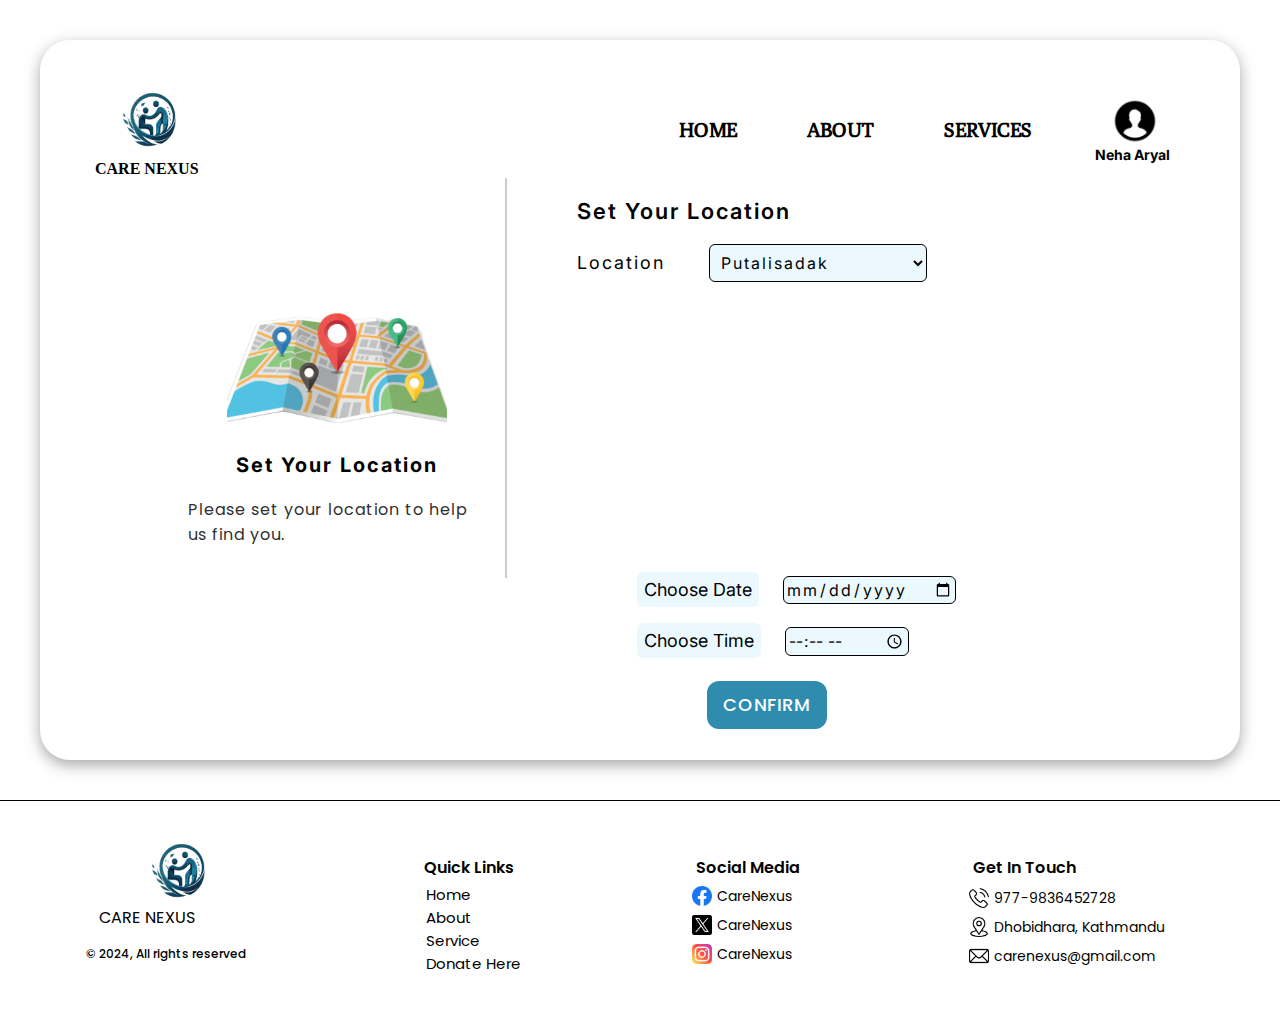
<file: html/disabled.html>
<!DOCTYPE html>
<html lang="en">
<head>
    <meta charset="UTF-8">
    <meta name="viewport" content="width=device-width, initial-scale=1.0">
    <link rel="preconnect" href="https://fonts.googleapis.com">
    <link rel="icon" href="../images/logo.png">
    <link rel="preconnect" href="https://fonts.googleapis.com">
    <link rel="preconnect" href="https://fonts.googleapis.com">
<link rel="preconnect" href="https://fonts.gstatic.com" crossorigin>
<link href="https://fonts.googleapis.com/css2?family=Inter:wght@100..900&family=Poly:ital@0;1&family=Poppins:ital,wght@0,100;0,200;0,300;0,400;0,500;0,600;0,700;0,800;0,900;1,100;1,200;1,300;1,400;1,500;1,600;1,700;1,800;1,900&family=Roboto+Mono:ital,wght@0,100..700;1,100..700&display=swap" rel="stylesheet">
<link rel="preconnect" href="https://fonts.gstatic.com" crossorigin>
<link href="https://fonts.googleapis.com/css2?family=Inter:wght@100..900&family=Poly:ital@0;1&family=Poppins:ital,wght@0,100;0,200;0,300;0,400;0,500;0,600;0,700;0,800;0,900;1,100;1,200;1,300;1,400;1,500;1,600;1,700;1,800;1,900&family=Roboto+Mono:ital,wght@0,100..700;1,100..700&display=swap" rel="stylesheet">
    <link rel="preconnect" href="https://fonts.gstatic.com" crossorigin>
    <link href="https://fonts.googleapis.com/css2?family=Inter:wght@100..900&family=Poly:ital@0;1&family=Poppins:ital,wght@0,100;0,200;0,300;0,400;0,500;0,600;0,700;0,800;0,900;1,100;1,200;1,300;1,400;1,500;1,600;1,700;1,800;1,900&family=Roboto+Mono:ital,wght@0,100..700;1,100..700&display=swap" rel="stylesheet">
    <link rel="stylesheet" href="../css/disabled.css">
    <title>Disabled</title>
</head>
<body>
    <section class="full-container">
        <nav>
            <div class="logo-align">
            <img src="../images/logo.png" alt="logo" class="logo">
            <p class="logo-txt">CARE NEXUS</p>
            </div> 
            <ul>
              <li><a href="./index.html">HOME</a></li>
              <li><a href="./aboutus.html">ABOUT</a></li>
              <li><a href="./index.html#service-id">SERVICES</a></li>
            </ul>
            <div class="profile-align">
            <img src="../images/profile-logo.png" alt="profile" class="profile-logo" onclick="toggleMenu()">
            <p class="profile-txt">Neha Aryal</p>
            </div>
        </nav>

        <div class="submenu-wrap" id="subMenu" >
            <div class="submenu">
                <div class="userinfo">
                    <h2><a href="">My Details</a></h2>
                    <h2><a href="">Settings</a></h2>
                    <h2><a href="">Log Out</a></h2>
                </div>
            </div>
        </div>
 
<!-- main portion -->
    <section class="main">
        <div class="maps-info">
            <img src="../images/google-maps-img.png" alt="" class="google-mapsImg">
            <h1>Set Your Location</h1>
            <p>Please set your location to help us find you.</p>
        </div>
        <div class="vertical-divider"></div>

        <div class="location-detail">
            <h1 class="location-header">Set Your Location</h1>
            <label for="locationDropdown" class="locationDropdown">Location</label>
            <select id="locationDropdown">
                <option value="Putalisadak">Putalisadak</option>
                <option value="Anamnagar">Anamnagar</option>
                <option value="Attarkhel">Attarkhel</option>
                <option value="Baglung">Baglung</option>
                <option value="Besisahar">Besisahar</option>
                <option value="Balaju">Balaju</option>
                <option value="Bhairahawa">Bhairahawa</option>
                <option value="Bhalwari">Bhalwari</option>
                <option value="Biratnagar">Biratnagar</option>
                <option value="Birgunj">Birgunj</option>
                <option value="Birtamod">Birtamod</option>
                <option value="Butwal">Butwal</option>
                <option value="Chabahil">Chabahil</option>
                <option value="Chandragadhi">Chandragadhi</option>
                <option value="Charikot">Charikot</option>
                <option value="Damak">Damak</option>
                <option value="Damauli">Damauli</option>
                <option value="Dhangadhi">Dhangadhi</option>
                <option value="Dhapashi">Dhapashi</option>
                <option value="Dharan">Dharan</option>
                <option value="Dhulikhel">Dhulikhel</option>
                <option value="Ghorahi">Ghorahi</option>
                <option value="Gorkha">Gorkha</option>
                <option value="Gwarko">Gwarko</option>
                <option value="Halchowk">Halchowk</option>
                <option value="Hetauda">Hetauda</option>
                <option value="Itahari">Itahari</option>
                <option value="Janakpur">Janakpur</option>
                <option value="Orpati">Orpati</option>
                <option value="Kantipath">Kantipath</option>
                <option value="Kaushaltar">Kaushaltar</option>
                <option value="Khandbari">Khandbari</option>
                <option value="Kohalpur">Kohalpur</option>
                <option value="Kuleshwor">Kuleshwor</option>
                <option value="Lalitpur">Lalitpur</option>
                <option value="Maharajgunj">Maharajgunj</option>
                <option value="Mahendranagar">Mahendranagar</option>
                <option value="Maitidevi">Maitidevi</option>
                <option value="Narayangadh">Narayangadh</option>
                <option value="Nepalgunj">Nepalgunj</option>
                <option value="New Baneswor">New Baneswor</option>
                <option value="New Road">New Road</option>
                <option value="Pokhara">Pokhara</option>
                <option value="Pokhara Lakeside">Pokhara Lakeside</option>
                <option value="Powerhouse Chowk">Powerhouse Chowk</option>
                <option value="Satdobato">Satdobato</option>
                <option value="Simara">Simara</option>
                <option value="Sinamangal">Sinamangal</option>
                <option value="Sunwal">Sunwal</option>
                <option value="Teendhara">Teendhara</option>
                <option value="Thamel">Thamel</option>
                <option value="Tripureshwore">Tripureshwore</option>
                <option value="Tulsipur">Tulsipur</option>
            </select>
                <div class="map">
                    <iframe src="https://www.google.com/maps/embed?pb=!1m18!1m12!1m3!1d3153.918708025984!2d-122.08467218424022!3d37.42199947980929!2m3!1f0!2f0!3f0!3m2!1i1024!2i768!4f13.1!3m3!1m2!1s0x808f9fcf5b2ef959%3A0x71f3b8f5685fbd17!2sGolden%20Gate%20Bridge!5e0!3m2!1sen!2sus!4v1638239380796!5m2!1sen!2sus" width="550" height="250" style="border:0; border-radius:5px;" allowfullscreen="" loading="lazy"></iframe>
                </div>
                <div class="choose-date-time">
                    <label for="chooseDate">Choose Date</label>
                    <input type="date" id="chooseDate">
                </div>
         <br>  
                 <div class="choosetime">
                    <label for="chooseTime">Choose Time</label>
                    <input type="time" id="chooseTime">
                </div>
                <button class="confirm">Confirm</button>
        </div>
    </section>
</section>

   
<!-- footer portion -->
<footer class="site-footer">
  <div class="footer-logo">
    <img src="../images/logo.png" alt="" class="logo" />
    <h4 class="footer-logo-text">CARE NEXUS</h4>
    <h6 class="copyright">&copy 2024, All rights reserved</h6>
  </div>

  <div class="quick-link">
    <h2>Quick Links</h2>
    <ul>
      <li><a href="#home-id">Home</a></li>
      <li><a href="../html/aboutus.html">About</a></li>
      <li><a href="#service-id">Service</a></li>
      <li><a href="#donate-id">Donate Here</a></li>
    </ul>
  </div>

  <div class="social-media">
    <h2>Social Media</h2>
    <div class="fb">
      <img
        src="../images/facebook.png"
        alt="facebook"
        class="icons-footer"
      />
      <a
        href="https://www.facebook.com/"
        target="_blank"
        style="text-decoration: none; color: white"
        ><p>CareNexus</p></a
      >
    </div>
    <div class="twt">
      <img src="../images/twitter.png" alt="twitter" class="icons-footer" />
      <a
        href="https://twitter.com/"
        target="_blank"
        style="text-decoration: none; color: white"
        ><p>CareNexus</p></a
      >
    </div>
    <div class="insta">
      <img
        src="../images/instagram-5.png"
        alt="instagram"
        class="icons-footer"
      />
      <a
        href="https://www.instagram.com/"
        target="_blank"
        style="text-decoration: none; color: white"
        ><p>CareNexus</p></a
      >
    </div>
  </div>

  <div class="get-in-touch">
    <h2>Get In Touch</h2>
    <div class="phone-number">
      <img src="../images/phone-call.png" alt="" class="icons-footer" />
      <p>977-9836452728</p>
    </div>
    <div class="location">
      <img src="../images/location.png" alt="" class="icons-footer" />
      <p>Dhobidhara, Kathmandu</p>
    </div>
    <div class="mail">
      <img src="../images/mail.png" alt="" class="icons-footer" />
      <p>carenexus@gmail.com</p>
    </div>
  </div>
</footer>
    <script src="../javascript/disabled.js"></script>
    <script type="text/javascript">
        function googleTranslateElementInit() {
          new google.translate.TranslateElement(
            { pageLanguage: "en" },
            "google_translate_element"
          );
        }
      </script>
  
      <script
        type="text/javascript"
        src="//translate.google.com/translate_a/element.js?cb=googleTranslateElementInit"
      ></script>
</body>
</html>
</file>
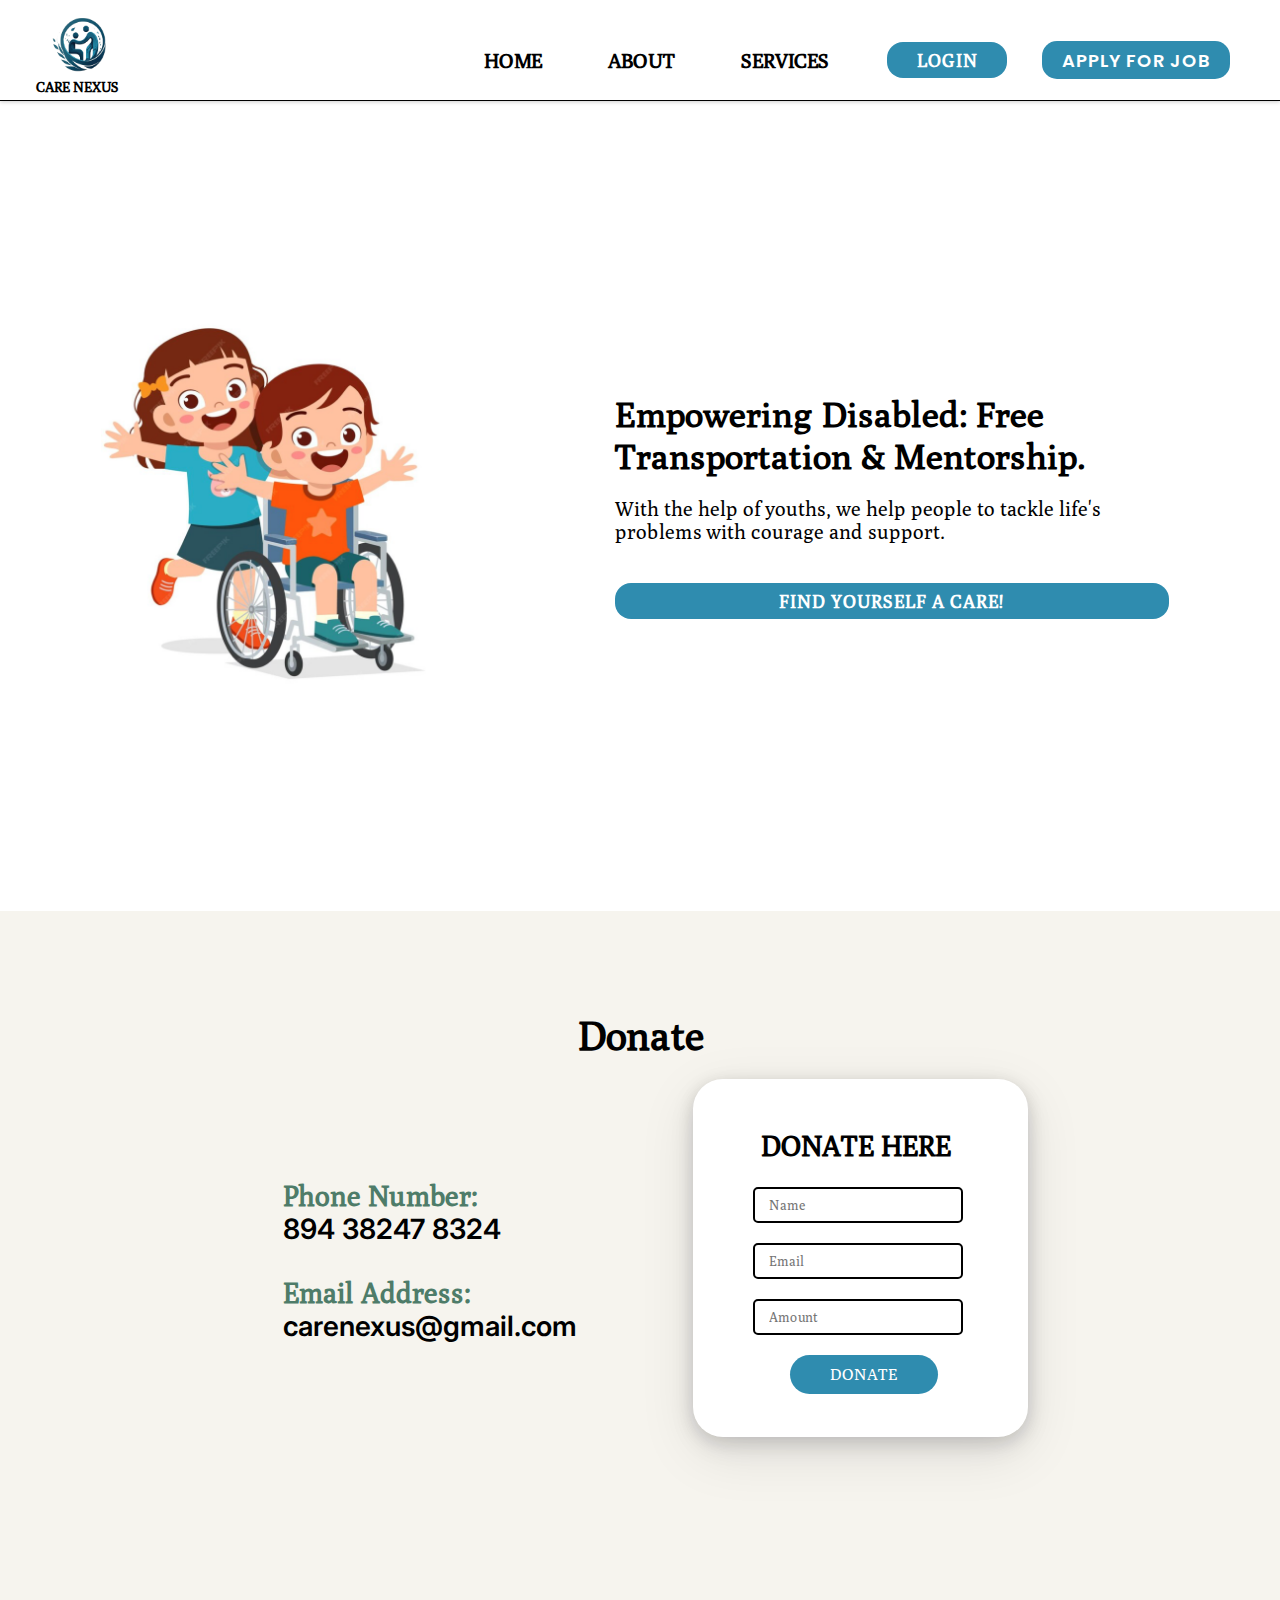
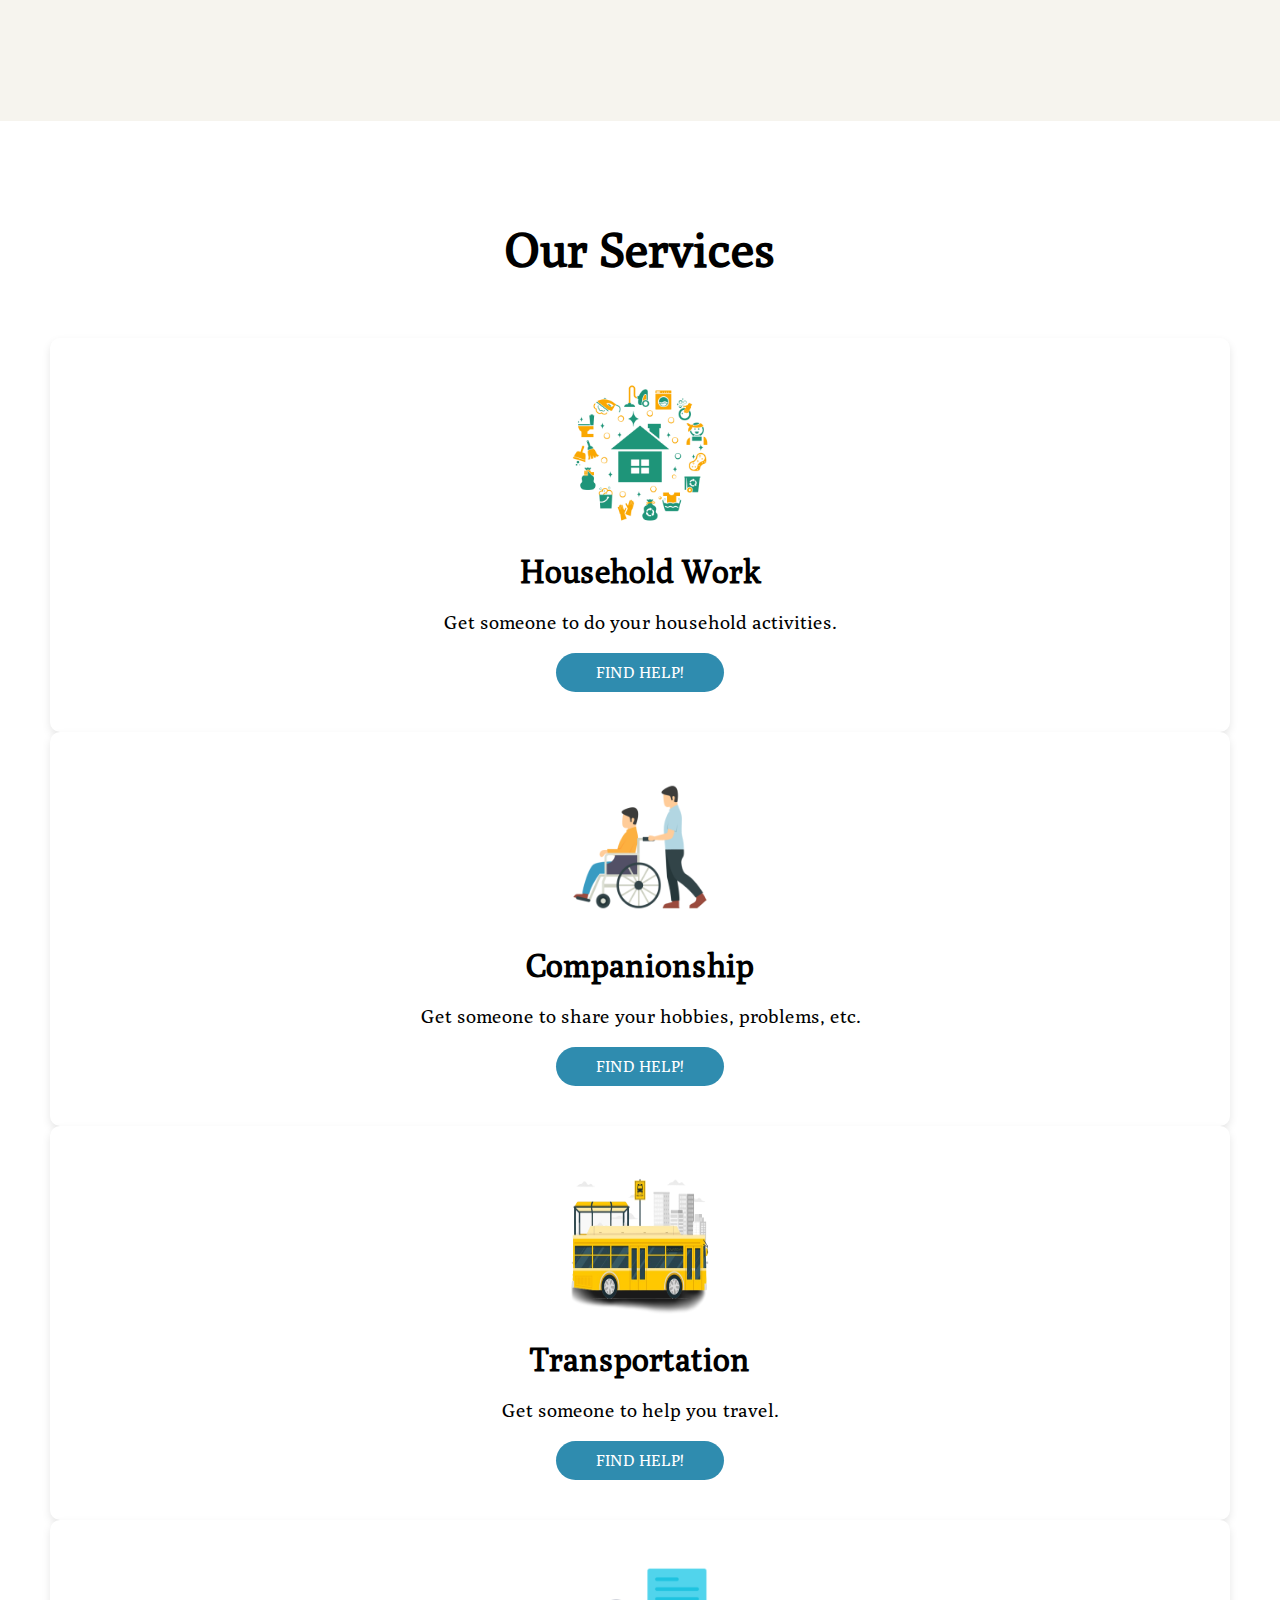
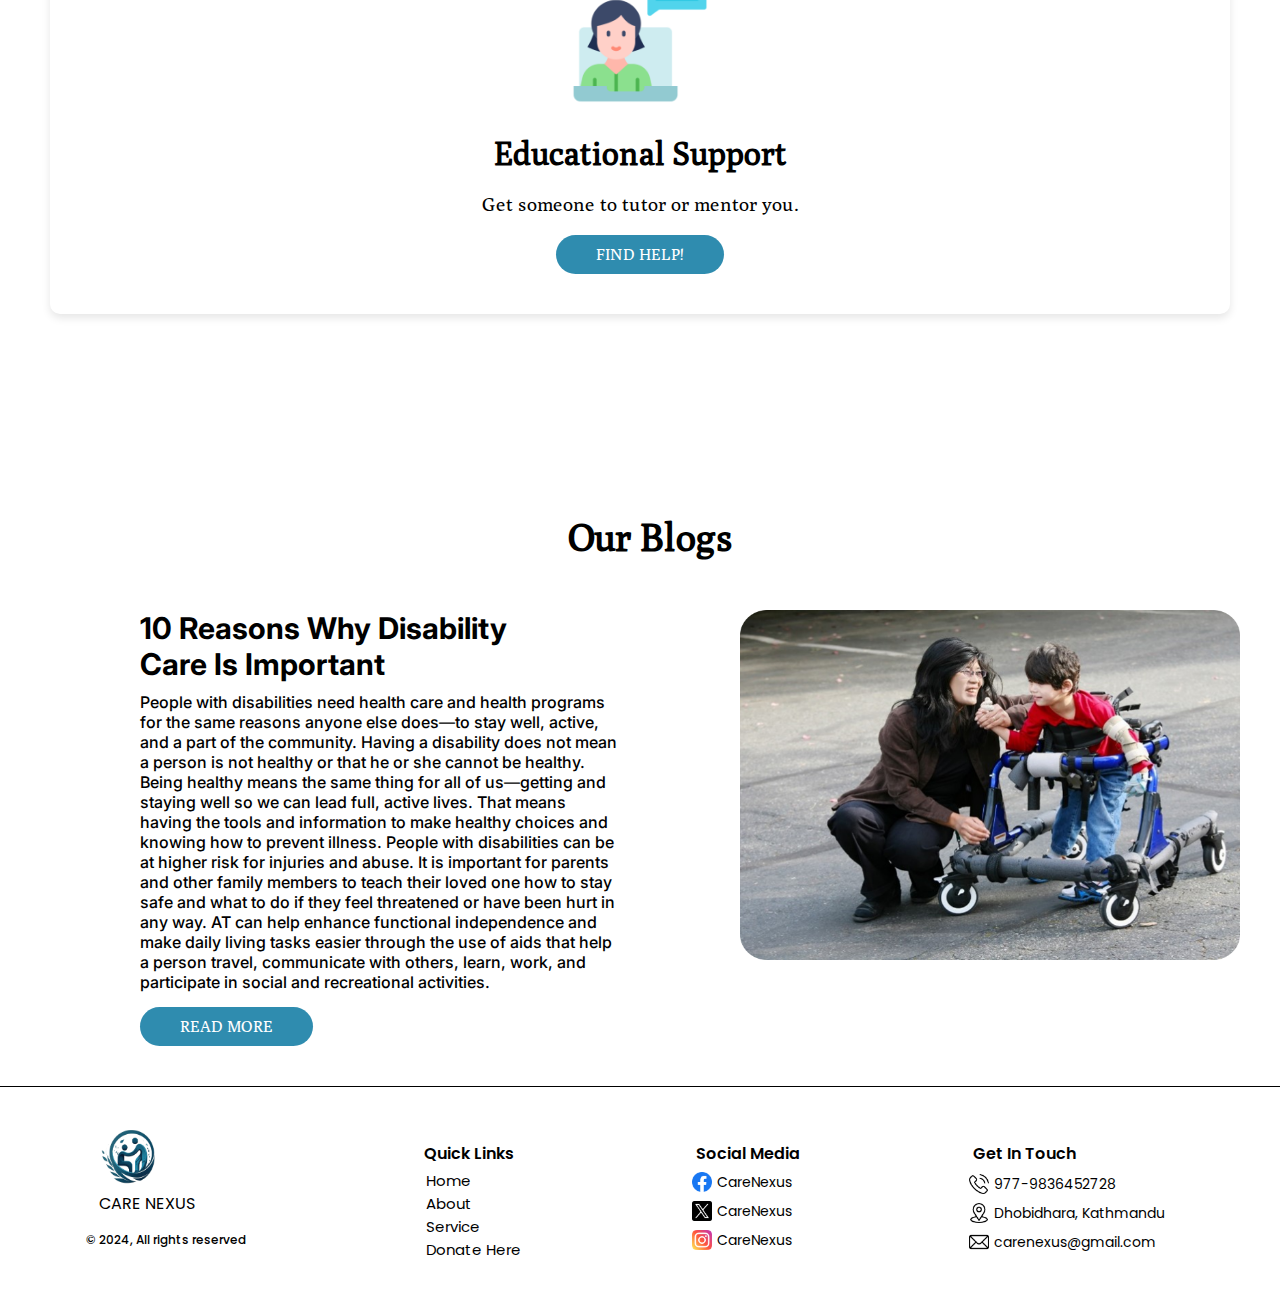
<file: html/home.html>
<!DOCTYPE html>
<html lang="en">
  <head>
    <meta charset="UTF-8" />
    <meta name="viewport" content="width=device-width, initial-scale=1.0" />
    <link rel="stylesheet" href="../css/home.css" />
    <link rel="icon" href="../images/logo.png" />
    <link rel="preconnect" href="https://fonts.googleapis.com" />
    <link rel="preconnect" href="https://fonts.gstatic.com" crossorigin />
    <link
      href="https://fonts.googleapis.com/css2?family=Poly:ital@0;1&family=Poppins:ital,wght@0,100;0,200;0,300;0,400;0,500;0,600;0,700;0,800;0,900;1,100;1,200;1,300;1,400;1,500;1,600;1,700;1,800;1,900&display=swap"
      rel="stylesheet"
    />
    <link rel="preconnect" href="https://fonts.googleapis.com" />
    <link rel="preconnect" href="https://fonts.gstatic.com" crossorigin />
    <link
      href="https://fonts.googleapis.com/css2?family=Poly:ital@0;1&family=Poppins:ital,wght@0,100;0,200;0,300;0,400;0,500;0,600;0,700;0,800;0,900;1,100;1,200;1,300;1,400;1,500;1,600;1,700;1,800;1,900&display=swap"
      rel="stylesheet"
    />
    <link rel="preconnect" href="https://fonts.googleapis.com" />
    <link rel="preconnect" href="https://fonts.gstatic.com" crossorigin />
    <link
      href="https://fonts.googleapis.com/css2?family=Inter:wght@100..900&family=Poly:ital@0;1&family=Poppins:ital,wght@0,100;0,200;0,300;0,400;0,500;0,600;0,700;0,800;0,900;1,100;1,200;1,300;1,400;1,500;1,600;1,700;1,800;1,900&display=swap"
      rel="stylesheet"
    />
    <link rel="preconnect" href="https://fonts.googleapis.com" />
    <link rel="preconnect" href="https://fonts.gstatic.com" crossorigin />
    <link
      href="https://fonts.googleapis.com/css2?family=Inter:wght@100..900&family=Poly:ital@0;1&family=Poppins:ital,wght@0,100;0,200;0,300;0,400;0,500;0,600;0,700;0,800;0,900;1,100;1,200;1,300;1,400;1,500;1,600;1,700;1,800;1,900&family=Roboto+Mono:ital,wght@0,100..700;1,100..700&display=swap"
      rel="stylesheet"
    />
    <link
      rel="stylesheet"
      href="https://fonts.googleapis.com/css2?family=Material+Symbols+Outlined:opsz,wght,FILL,GRAD@24,400,0,0"
    />
    <link
      rel="stylesheet"
      href="https://fonts.googleapis.com/css2?family=Material+Symbols+Outlined:opsz,wght,FILL,GRAD@24,400,0,0"
    />
    <link
      rel="stylesheet"
      href="https://fonts.googleapis.com/css2?family=Material+Symbols+Outlined:opsz,wght,FILL,GRAD@24,400,0,0"
    />
    <title>Home</title>
  </head>
  <body>
    <section class="home-container">
      <nav class="navbar">
        <div class="for-logo">
          <figure>
            <img src="../images/logo.png" alt="CARE-NEXUS" class="logo" />
            <p class="logo-desc">CARE NEXUS</p>
          </figure>
        </div>
        <div class="nav-start" id="home-id">
          <ul>
            <li><a href="#home-id">Home</a></li>
            <li><a href="../html/aboutus.html">About</a></li>
            <li><a href="#service-id">Services</a></li>
          </ul>
          <a href="../html/login.html">
            <button class="contact-login-btn">Login</button>
          </a>
          <a href="/html/apply-for-job.html">
            <button class="apply-btn">Apply For Job</button>
          </a>
        </div>
      </nav>

      <div class="homepage">
        <div class="child1">
          <img src="/images/homepage-image.png" class="disabled-image" alt="" />
        </div>

        <div class="child2">
          <h1 class="heading">
            Empowering Disabled: Free Transportation & Mentorship.
          </h1>
          <p class="caption">
            With the help of youths, we help people to tackle life's
            problems with courage and support.
          </p>
          <a href="#service-id">
            <button class="help-btn">Find yourself a care!</button>
          </a>
        </div>
      </div>

      <!-- <div class="video">
        <video src="" type="video/mp4" class="example-video"></video>
      </div> -->
    </section>

    <section class="donate" id="donate-id">
      <h1 class="donate-header">Donate</h1>
      <div class="donate-containers">
        <div class="info">
          <h3>Phone Number:</h3>
          <p>894 38247 8324</p>
          <h3 class="email-contant">Email Address:</h3>
          <p>carenexus@gmail.com</p>
        </div>

        <div class="contact">
          <h1>Donate Here</h1>
          <input type="text" placeholder="Name" />
          <input type="text" placeholder="Email" />
          <input type="text" placeholder="Amount" />
          <button class="donate-login-btn">Donate</button>
        </div>
      </div>
    </section>

    <section class="services-container" id="service-id">
      <h1>Our Services</h1>
      <div class="all-service-portion">
        <div class="household service-frame">
          <img src="../images/house.png" alt="" class="service-img" />
          <h2>Household Work</h2>
          <p>Get someone to do your household activities.</p>
          <a
            href="../html/housework.html#service-choose"
            style="color: white; text-decoration: none"
            ><button class="find-help">Find Help!</button></a
          >
        </div>
        <div class="companionship service-frame">
          <img src="../images/wheelchair.png" alt="" class="service-img" />
          <h2>Companionship</h2>
          <p>Get someone to share your hobbies, problems, etc.</p>
          <a
            href="../html/housework.html#service-choose"
            style="color: white; text-decoration: none"
            ><button class="find-help">Find Help!</button></a
          >
        </div>
        <div class="transportation service-frame">
          <img src="../images/bus.png" alt="" class="service-img" />
          <h2>Transportation</h2>
          <p>Get someone to help you travel.</p>
          <a
            href="../html/housework.html#service-choose"
            style="color: white; text-decoration: none"
            ><button class="find-help">Find Help!</button></a
          >
        </div>
        <div class="education service-frame">
          <img src="../images/thinking.png" alt="" class="service-img" />
          <h2>Educational Support</h2>
          <p>Get someone to tutor or mentor you.</p>
          <a
            href="../html/housework.html#service-choose"
            style="color: white; text-decoration: none"
            ><button class="find-help">Find Help!</button></a
          >
        </div>
      </div>
    </section>

    <section class="blogs">
      <h2>Our Blogs</h2>
      <div class="blog-container">
        <div class="blog-info-section">
          <h1>10 Reasons Why Disability<br />Care Is Important</h1>
          <p>
            People with disabilities need health care and health programs for
            the same reasons anyone else does—to stay well, active, and a part
            of the community. Having a disability does not mean a person is not
            healthy or that he or she cannot be healthy. Being healthy means the
            same thing for all of us—getting and staying well so we can lead
            full, active lives. That means having the tools and information to
            make healthy choices and knowing how to prevent illness. People with
            disabilities can be at higher risk for injuries and abuse. It is
            important for parents and other family members to teach their loved
            one how to stay safe and what to do if they feel threatened or have
            been hurt in any way. AT can help enhance functional independence
            and make daily living tasks easier through the use of aids that help
            a person travel, communicate with others, learn, work, and
            participate in social and recreational activities.
          </p>
          <button class="read-more-btn">
            <a
              href="https://www.enableme.ke/en/article/10-reasons-why-we-need-to-empower-people-with-disabilities-1275#:~:text=10%20Reasons%20Why%20We%20Need%20to%20Empower%20Persons,disabilities%20impacts%20the%20economy%20positively%20...%20More%20items"
              target="_blank"
              style="text-decoration: none; color: white"
              >Read More</a
            >
          </button>
        </div>
        <div class="blog-img-section">
          <img
            src="../images/women-helping-wheelchair.png"
            alt="girl-helping-wheelchair"
            class="blog-img"
          />
        </div>
      </div>
    </section>

    <!-- footer portion -->
    <footer class="site-footer">
      <div class="footer-logo">
        <img src="../images/logo.png" alt="" class="logo" />
        <h4 class="footer-logo-text">CARE NEXUS</h4>
        <h6 class="copyright">&copy 2024, All rights reserved</h6>
      </div>

      <div class="quick-link">
        <h2>Quick Links</h2>
        <ul>
          <li><a href="#home-id">Home</a></li>
          <li><a href="../html/aboutus.html">About</a></li>
          <li><a href="#service-id">Service</a></li>
          <li><a href="#donate-id">Donate Here</a></li>
        </ul>
      </div>

      <div class="social-media">
        <h2>Social Media</h2>
        <div class="fb">
          <img
            src="../images/facebook.png"
            alt="facebook"
            class="icons-footer"
          />
          <a
            href="https://www.facebook.com/"
            target="_blank"
            style="text-decoration: none; color: white"
            ><p>CareNexus</p></a
          >
        </div>
        <div class="twt">
          <img src="../images/twitter.png" alt="twitter" class="icons-footer" />
          <a
            href="https://twitter.com/"
            target="_blank"
            style="text-decoration: none; color: white"
            ><p>CareNexus</p></a
          >
        </div>
        <div class="insta">
          <img
            src="../images/instagram-5.png"
            alt="instagram"
            class="icons-footer"
          />
          <a
            href="https://www.instagram.com/"
            target="_blank"
            style="text-decoration: none; color: white"
            ><p>CareNexus</p></a
          >
        </div>
      </div>

      <div class="get-in-touch">
        <h2>Get In Touch</h2>
        <div class="phone-number">
          <img src="../images/phone-call.png" alt="" class="icons-footer" />
          <p>977-9836452728</p>
        </div>
        <div class="location">
          <img src="../images/location.png" alt="" class="icons-footer" />
          <p>Dhobidhara, Kathmandu</p>
        </div>
        <div class="mail">
          <img src="../images/mail.png" alt="" class="icons-footer" />
          <p>carenexus@gmail.com</p>
        </div>
      </div>
    </footer>
    <script src="../javascript/home.js"></script>
    <script type="text/javascript">
      function googleTranslateElementInit() {
        new google.translate.TranslateElement(
          { pageLanguage: "en" },
          "google_translate_element"
        );
      }
    </script>

    <script
      type="text/javascript"
      src="//translate.google.com/translate_a/element.js?cb=googleTranslateElementInit"
    ></script>
  </body>
</html>
</file>
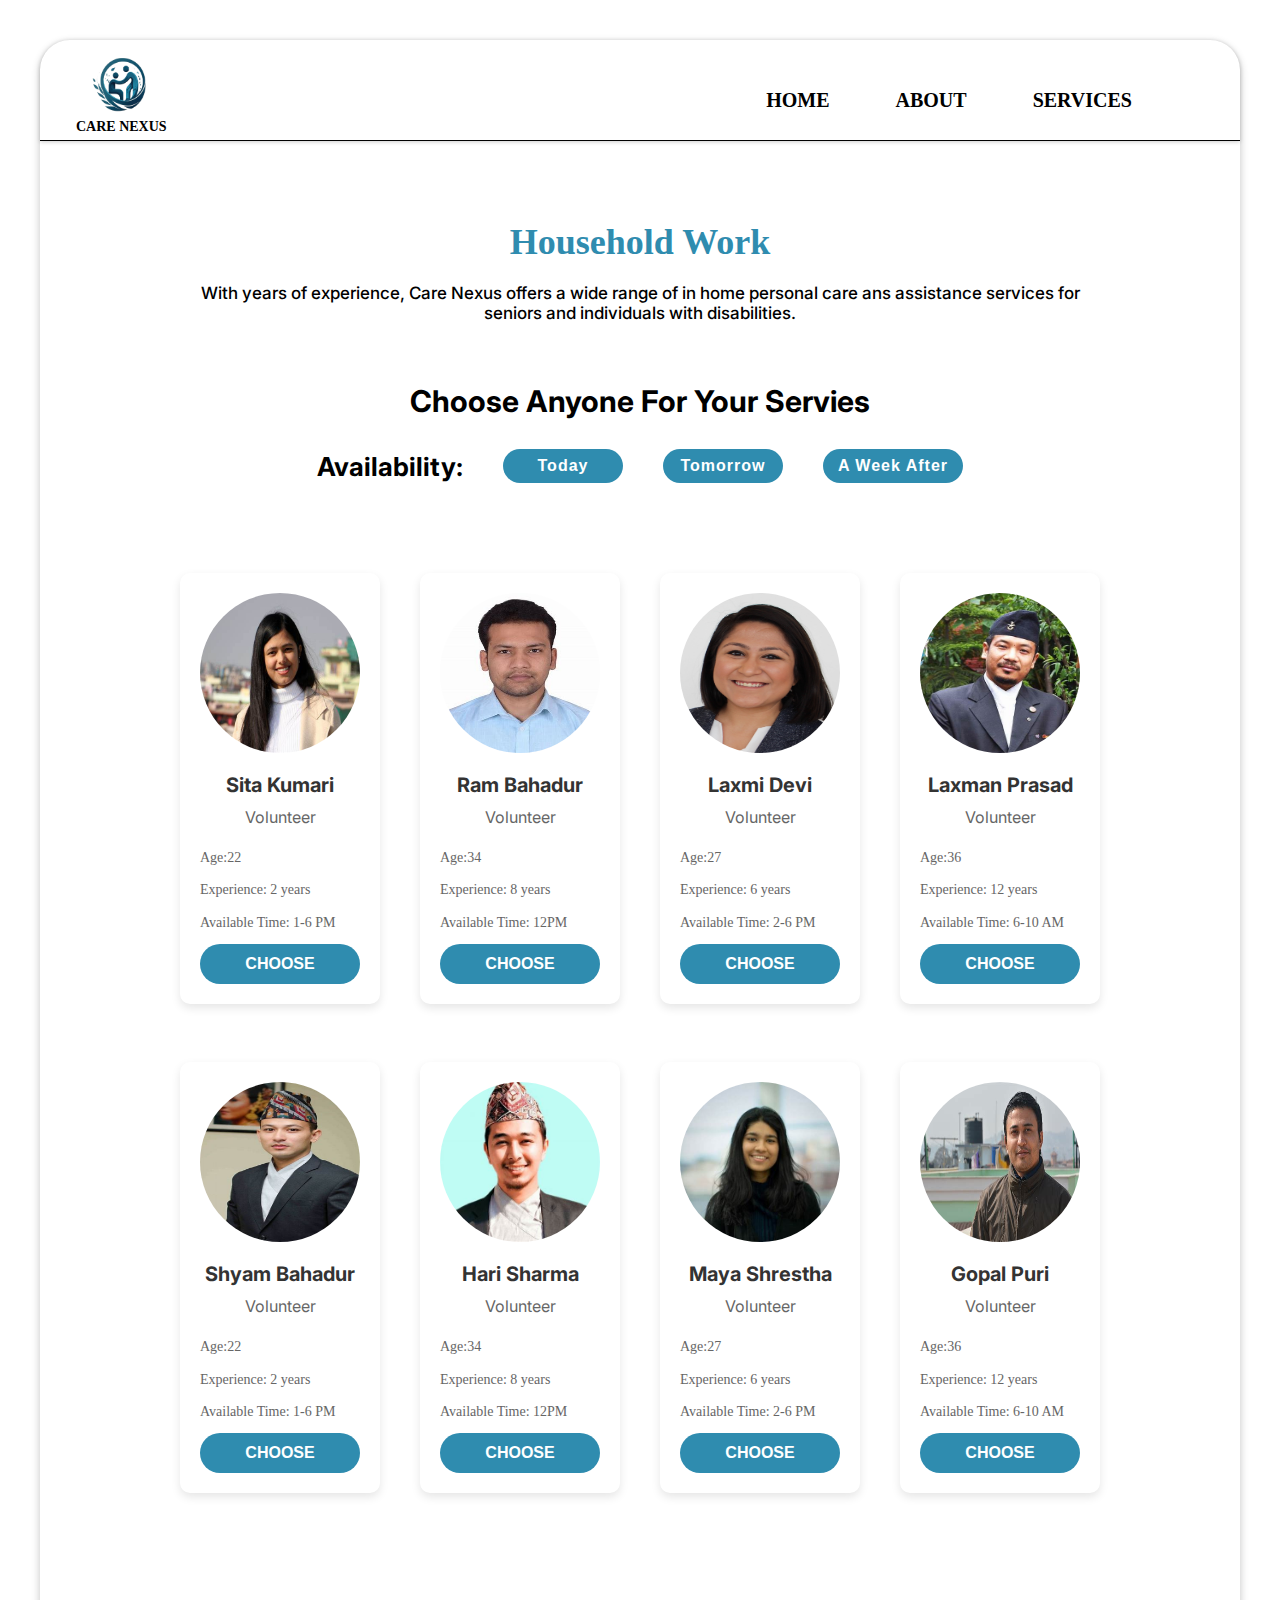
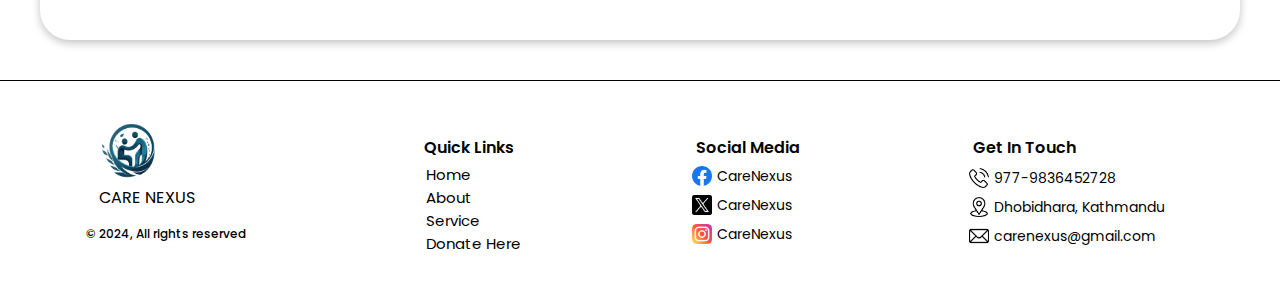
<file: html/housework.html>
<!DOCTYPE html>
<html lang="en">
<head>
    <meta charset="UTF-8">
    <meta name="viewport" content="width=device-width, initial-scale=1.0">
    <link rel="icon" href="../images/logo.png">
    <link rel="preconnect" href="https://fonts.googleapis.com">
<link rel="preconnect" href="https://fonts.gstatic.com" crossorigin>
<link rel="preconnect" href="https://fonts.googleapis.com">
<link rel="preconnect" href="https://fonts.gstatic.com" crossorigin>
<link href="https://fonts.googleapis.com/css2?family=Inter:wght@100..900&family=Poly:ital@0;1&family=Poppins:ital,wght@0,100;0,200;0,300;0,400;0,500;0,600;0,700;0,800;0,900;1,100;1,200;1,300;1,400;1,500;1,600;1,700;1,800;1,900&family=Roboto+Mono:ital,wght@0,100..700;1,100..700&display=swap" rel="stylesheet">
<link href="https://fonts.googleapis.com/css2?family=Inter:wght@100..900&family=Poly:ital@0;1&family=Poppins:ital,wght@0,100;0,200;0,300;0,400;0,500;0,600;0,700;0,800;0,900;1,100;1,200;1,300;1,400;1,500;1,600;1,700;1,800;1,900&family=Roboto+Mono:ital,wght@0,100..700;1,100..700&display=swap" rel="stylesheet">
    <link rel="stylesheet" href="../css/housework.css">
    <title>HouseWork</title>
</head>
<body>
    <section class="total-container">
        <!-- navigation portion -->
    <section class="nav-section"> 
        <nav class="navbar">
            <div class="for-logo">
              <figure>
                <img src="../images/logo.png" alt="CARE-NEXUS" class="logo" />
                <p class="logo-desc">CARE NEXUS</p>
              </figure>
            </div>
            <div class="nav-start" id="home-id">
              <ul>
                <li><a href="./index.html">HOME</a></li>
                <li><a href="./aboutus.html">ABOUT</a></li>
                <li><a href="./index.html#service-id">SERVICES</a></li>
              </ul>
            </div>
          </nav>
   </section>
   <!-- header portion -->
   <div class="header">
        <h1 class="header-txt">Household Work</h1>
        <p class="header-para">With years of experience, Care Nexus offers a wide range of in home personal care ans assistance services for<br>seniors and individuals with disabilities.</p>
    </div>

    <div>
        <h1 class="choose-service-header" id="service-choose">Choose Anyone For Your Servies</h1>
    </div>

    <div class="availability"> 
        <h1 class="available-header">Availability:</h1>
        <button class="available-btn">Today</button>
        <button class="available-btn">Tomorrow</button>
        <button class="available-btn weekafter-btn">A Week After</button>
    </div>
    
    <div class="doctor-container">
      <a href="/html/disabled.html">
        <div class="doctor doctor-1">
            <img src="../images/girl.jpg" alt="" class="doctor-img">
            <h1 class="doctor-name">Sita Kumari</h1>
            <p class="volunteer">Volunteer</p>
            <div class="doctor-info">
                <p>Age:22</p> 
                <p>Experience: 2 years</p>
                <p>Available Time: 1-6 PM</p>
                <button class="choose-btn">Choose</button>
            </div>
          </a>
        </div>

        <div class="doctor doctor-2">
          <a href="/html/disabled.html">
            <img src="../images/guy.jpg" alt="" class="doctor-img">
            <h1 class="doctor-name">Ram Bahadur</h1>
            <p class="volunteer">Volunteer</p>
            <div class="doctor-info">
                <p>Age:34</p>
                <p>Experience: 8 years</p>
                <p>Available Time: 12PM</p>
                <button class="choose-btn">Choose</button>
            </div>
          </a>
        </div>

        <div class="doctor doctor-3">
          <a href="/html/disabled.html">
            <img src="../images/girl1.jpg" alt="" class="doctor-img">
            <h1 class="doctor-name">Laxmi Devi</h1>
            <p class="volunteer">Volunteer</p>
            <div class="doctor-info">
                <p>Age:27</p>
                <p>Experience: 6 years</p>
                <p>Available Time: 2-6 PM</p>
                <button class="choose-btn">Choose</button>
            </div>
          </a>
        </div>

        <div class="doctor doctor-4">
          <a href="/html/disabled.html">
            <img src="../images/guy1.jpg" alt="" class="doctor-img">
            <h1 class="doctor-name">Laxman Prasad </h1>
            <p class="volunteer">Volunteer</p>
            <div class="doctor-info">
                <p>Age:36</p>
                <p>Experience: 12 years</p>
                <p>Available Time: 6-10 AM</p>
                <button class="choose-btn">Choose</button>
            </div>
            </a>
        </div>

    </div>
<br>
<div class="doctor-container">
  <div class="doctor doctor-1">
    <a href="/html/disabled.html">
      <img src="../images/guy2.jpg" alt="" class="doctor-img">
      <h1 class="doctor-name">Shyam Bahadur</h1>
      <p class="volunteer">Volunteer</p>
      <div class="doctor-info">
          <p>Age:22</p>
          <p>Experience: 2 years</p>
          <p>Available Time: 1-6 PM</p>
          <button class="choose-btn">Choose</button>
      </div>
      </a>
  </div>

  <div class="doctor doctor-2">
    <a href="/html/disabled.html">
      <img src="../images/guy3.jpg" alt="" class="doctor-img">
      <h1 class="doctor-name">Hari Sharma</h1>
      <p class="volunteer">Volunteer</p>
      <div class="doctor-info">
          <p>Age:34</p>
          <p>Experience: 8 years</p>
          <p>Available Time: 12PM</p>
          <button class="choose-btn">Choose</button>
      </div>
    </a>
  </div>

  <div class="doctor doctor-3">
    <a href="/html/disabled.html">
      <img src="../images/girl2.jpg" alt="" class="doctor-img">
      <h1 class="doctor-name">Maya Shrestha</h1>
      <p class="volunteer">Volunteer</p>
      <div class="doctor-info">
          <p>Age:27</p>
          <p>Experience: 6 years</p>
          <p>Available Time: 2-6 PM</p>
          <button class="choose-btn">Choose</button>
      </div>
      </a>
  </div>

  <div class="doctor doctor-4">
    <a href="/html/disabled.html">
      <img src="../images/guy4.jpg" alt="" class="doctor-img">
      <h1 class="doctor-name">Gopal Puri
      </h1>
      <p class="volunteer">Volunteer</p>
      <div class="doctor-info">
          <p>Age:36</p>
          <p>Experience: 12 years</p>
          <p>Available Time: 6-10 AM</p>
          <button class="choose-btn">Choose</button>
      </div>
      </a>
  </div>

</div>
    </section>


<!-- footer portion -->
<footer class="site-footer">
    <div class="footer-logo">
      <img src="../images/logo.png" alt="" class="logo" />
      <h4 class="footer-logo-text">CARE NEXUS</h4>
      <h6 class="copyright">&copy 2024, All rights reserved</h6>
    </div>

    <div class="quick-link">
      <h2>Quick Links</h2>
      <ul>
        <li><a href="#home-id">Home</a></li>
        <li><a href="../html/aboutus.html">About</a></li>
        <li><a href="#service-id">Service</a></li>
        <li><a href="#donate-id">Donate Here</a></li>
      </ul>
    </div>

    <div class="social-media">
      <h2>Social Media</h2>
      <div class="fb">
        <img
          src="../images/facebook.png"
          alt="facebook"
          class="icons-footer"
        />
        <a
          href="https://www.facebook.com/"
          target="_blank"
          style="text-decoration: none; color: white"
          ><p>CareNexus</p></a
        >
      </div>
      <div class="twt">
        <img src="../images/twitter.png" alt="twitter" class="icons-footer" />
        <a
          href="https://twitter.com/"
          target="_blank"
          style="text-decoration: none; color: white"
          ><p>CareNexus</p></a
        >
      </div>
      <div class="insta">
        <img
          src="../images/instagram-5.png"
          alt="instagram"
          class="icons-footer"
        />
        <a
          href="https://www.instagram.com/"
          target="_blank"
          style="text-decoration: none; color: white"
          ><p>CareNexus</p></a
        >
      </div>
    </div>

    <div class="get-in-touch">
      <h2>Get In Touch</h2>
      <div class="phone-number">
        <img src="../images/phone-call.png" alt="" class="icons-footer" />
        <p>977-9836452728</p>
      </div>
      <div class="location">
        <img src="../images/location.png" alt="" class="icons-footer" />
        <p>Dhobidhara, Kathmandu</p>
      </div>
      <div class="mail">
        <img src="../images/mail.png" alt="" class="icons-footer" />
        <p>carenexus@gmail.com</p>
      </div>
    </div>
  </footer>
    <script type="text/javascript">
        function googleTranslateElementInit() {
          new google.translate.TranslateElement(
            { pageLanguage: "en" },
            "google_translate_element"
          );
        }
      </script>
  
      <script
        type="text/javascript"
        src="//translate.google.com/translate_a/element.js?cb=googleTranslateElementInit"
      ></script>
</body>
</html>
</file>
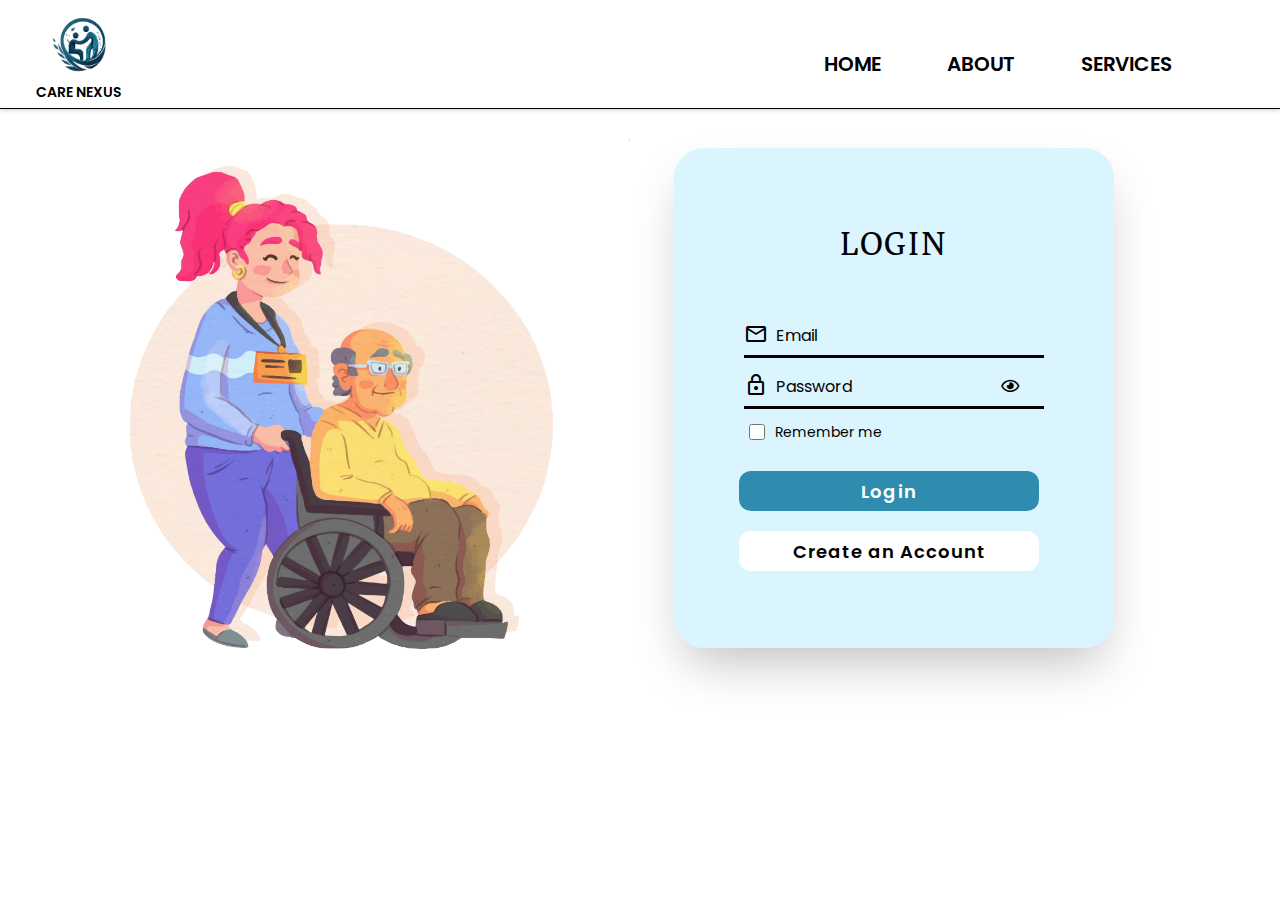
<file: html/login.html>
<!DOCTYPE html>
<html lang="en">
  <head>
    <meta charset="UTF-8" />
    <meta name="viewport" content="width=device-width, initial-scale=1.0" />
    <link rel="preconnect" href="https://fonts.googleapis.com" />
    <link rel="icon" href="../images/logo.png" />
    <link
      rel="stylesheet"
      href="https://cdnjs.cloudflare.com/ajax/libs/font-awesome/5.13.0/css/all.min.css"
    />
    <link
      rel="stylesheet"
      href="https://fonts.googleapis.com/css2?family=Material+Symbols+Outlined:opsz,wght,FILL,GRAD@24,400,0,0"
    />
    <link rel="preconnect" href="https://fonts.gstatic.com" crossorigin />
    <link
      href="https://fonts.googleapis.com/css2?family=Poppins:ital,wght@0,100;0,200;0,300;0,400;0,500;0,600;0,700;0,800;0,900;1,100;1,200;1,300;1,400;1,500;1,600;1,700;1,800;1,900&display=swap"
      rel="stylesheet"
    />
    <link rel="preconnect" href="https://fonts.googleapis.com" />
    <link rel="preconnect" href="https://fonts.gstatic.com" crossorigin />
    <link
      href="https://fonts.googleapis.com/css2?family=Poly:ital@0;1&family=Poppins:ital,wght@0,100;0,200;0,300;0,400;0,500;0,600;0,700;0,800;0,900;1,100;1,200;1,300;1,400;1,500;1,600;1,700;1,800;1,900&display=swap"
      rel="stylesheet"
    />
    <link rel="stylesheet" href="../css/login.css" />
    <link
      rel="stylesheet"
      href="https://fonts.googleapis.com/css2?family=Material+Symbols+Outlined:opsz,wght,FILL,GRAD@24,400,0,0"
    />
    <link
      rel="stylesheet"
      href="https://fonts.googleapis.com/css2?family=Material+Symbols+Outlined:opsz,wght,FILL,GRAD@24,400,0,0"
    />
    <link
      rel="stylesheet"
      href="https://fonts.googleapis.com/css2?family=Material+Symbols+Outlined:opsz,wght,FILL,GRAD@24,400,0,0"
    />
    <title>Login</title>
  </head>
  <body>
    <section class="nav-section">
      <nav class="navbar">
        <div class="for-logo">
          <figure>
            <img src="../images/logo.png" alt="CARE-NEXUS" class="logo" />
            <p class="logo-desc">CARE NEXUS</p>
          </figure>
        </div>
        <div class="nav-start" id="home-id">
          <ul>
            <li><a href="./index.html">HOME</a></li>
            <li><a href="./aboutus.html">ABOUT</a></li>
            <li><a href="./index.html#service-id">SERVICES</a></li>
          </ul>
        </div>
      </nav>
    <section class="full-container">
      <!-- first half -->
      <section class="img-section">
        <figure>
          <img src="../images/nursing.png" alt="" class="nursing-img" />
        </figure>
      </section>
      <!-- second half -->
      <section class="form">
        <div class="form-section">
          <form action="./sign-up.html" class="actual-form">
            <h1 class="form-header">Login</h1>

            <label for="email" class="for-underline">
              <span class="material-symbols-outlined mail-icon">mail</span>
              <!--for email-->
              <input
                type="email"
                placeholder="Email"
                class="form-email"
                id="email"
              />
            </label>

            <label for="password" class="for-underline">
              <span class="material-symbols-outlined lock-icon">lock</span>
              <!--for password-->
              <input type="password" placeholder="Password" id="password" />
              <i class="far fa-eye togglePassword" data-target="password"></i>
            </label>

            <div class="checkbox">
              <input type="checkbox" name="remember me" />
              <p>Remember me</p>
            </div>

            <button class="login-btn" id="loginBtn">Login</button>
            <!--for login button-->
            <button class="create-acc-btn" formaction="./sign-up.html">
              Create an Account</button
            ><!--for creating account button-->
          </form>
        </div>
      </section>
    </section>
    <script src="../javascript/login.js"></script>
    <script type="text/javascript">
      function googleTranslateElementInit() {
        new google.translate.TranslateElement(
          { pageLanguage: "en" },
          "google_translate_element"
        );
      }
    </script>

    <script
      type="text/javascript"
      src="//translate.google.com/translate_a/element.js?cb=googleTranslateElementInit"
    ></script>
  </body>
</html>
</file>
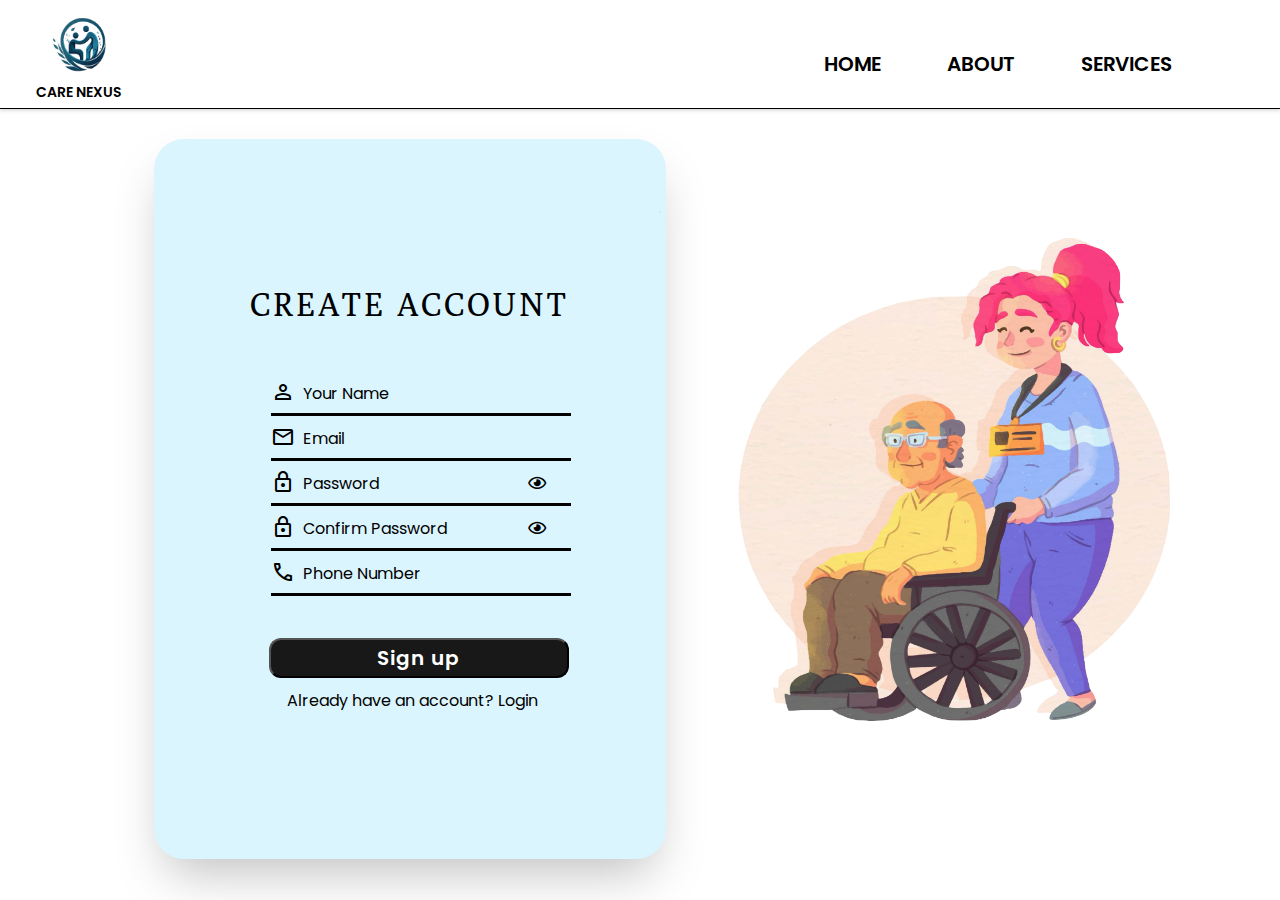
<file: html/sign-up.html>
<!DOCTYPE html>
<html lang="en">
  <head>
    <meta charset="UTF-8" />
    <meta name="viewport" content="width=device-width, initial-scale=1.0" />
    <link rel="preconnect" href="https://fonts.googleapis.com" />
    <link rel="icon" href="../images/logo.png" />
    <link
      rel="stylesheet"
      href="https://cdnjs.cloudflare.com/ajax/libs/font-awesome/5.13.0/css/all.min.css"
    />
    <link
      rel="stylesheet"
      href="https://fonts.googleapis.com/css2?family=Material+Symbols+Outlined:opsz,wght,FILL,GRAD@24,400,0,0"
    />
    <link rel="preconnect" href="https://fonts.gstatic.com" crossorigin />
    <link
      href="https://fonts.googleapis.com/css2?family=Poppins:ital,wght@0,100;0,200;0,300;0,400;0,500;0,600;0,700;0,800;0,900;1,100;1,200;1,300;1,400;1,500;1,600;1,700;1,800;1,900&display=swap"
      rel="stylesheet"
    />
    <link rel="preconnect" href="https://fonts.googleapis.com" />
    <link
      rel="stylesheet"
      href="https://fonts.googleapis.com/css2?family=Material+Symbols+Outlined:opsz,wght,FILL,GRAD@24,400,0,0"
    />
    <link rel="preconnect" href="https://fonts.gstatic.com" crossorigin />
    <link
      href="https://fonts.googleapis.com/css2?family=Poly:ital@0;1&family=Poppins:ital,wght@0,100;0,200;0,300;0,400;0,500;0,600;0,700;0,800;0,900;1,100;1,200;1,300;1,400;1,500;1,600;1,700;1,800;1,900&display=swap"
      rel="stylesheet"
    />
    <link rel="stylesheet" href="../css/sign-up.css" />
    <link
      rel="stylesheet"
      href="https://fonts.googleapis.com/css2?family=Material+Symbols+Outlined:opsz,wght,FILL,GRAD@24,400,0,0"
    />
    <link
      rel="stylesheet"
      href="https://fonts.googleapis.com/css2?family=Material+Symbols+Outlined:opsz,wght,FILL,GRAD@24,400,0,0"
    />
    <link
      rel="stylesheet"
      href="https://fonts.googleapis.com/css2?family=Material+Symbols+Outlined:opsz,wght,FILL,GRAD@24,400,0,0"
    />

    <title>Sign Up</title>
  </head>
  <body>
    <!-- navigation -->
    <section class="nav-section">
      <nav class="navbar">
        <div class="for-logo">
          <figure>
            <img src="../images/logo.png" alt="CARE-NEXUS" class="logo" />
            <p class="logo-desc">CARE NEXUS</p>
          </figure>
        </div>
        <div class="nav-start" id="home-id">
          <ul>
            <li><a href="./index.html">HOME</a></li>
            <li><a href="./aboutus.html">ABOUT</a></li>
            <li><a href="./index.html#service-id">SERVICES</a></li>
          </ul>
        </div>
      </nav>
    </section>

    <section class="full-container">
      <!-- first half -->
      <section class="form">
        <div class="form-section">
          <h1 class="form-header">CREATE ACCOUNT</h1>

          <form action="" class="actual-form">
            <label for="username">
              <span class="material-symbols-outlined person-icon">person</span>
              <!--for username-->
              <input
                type="text"
                placeholder="Your Name"
                class="form-username"
                id="username"
              />
            </label>

            <label for="email">
              <span class="material-symbols-outlined mail-icon">mail</span>
              <!--for email-->
              <input
                type="email"
                placeholder="Email"
                class="form-email"
                id="email"
              />
            </label>

            <label for="password">
              <span class="material-symbols-outlined lock-icon">lock</span>
              <!--for password-->
              <input type="password" placeholder="Password" id="password" />
              <i class="far fa-eye togglePassword" data-target="password"></i>
            </label>

            <label for="re-password">
              <span class="material-symbols-outlined lock-icon">lock</span>
              <!--for confirm password-->
              <input
                type="password"
                placeholder="Confirm Password"
                id="confirm-password"
              />
              <i
                class="far fa-eye togglePassword"
                data-target="confirm-password"
              ></i>
            </label>

            <label for="phone">
              <span class="material-symbols-outlined phone-icon">call</span>
              <input type="phone" placeholder="Phone Number" id="number" />
            </label>
            <button class="sign-up-btn" id="signUpBtn">Sign up</button>
            <!--for sign up button-->
            <p class="goto-login">
              <a href="../html/login.html">Already have an account? Login</a>
            </p>
          </form>
        </div>
      </section>

      <!-- second half -->
      <section class="img-section">
        <figure>
          <img src="../images/nursing.png" alt="" class="nursing-img" />
        </figure>
      </section>
    </section>
    <script src="../javascript/sign-up.js"></script>
    <script type="text/javascript">
      function googleTranslateElementInit() {
        new google.translate.TranslateElement(
          { pageLanguage: "en" },
          "google_translate_element"
        );
      }
    </script>

    <script
      type="text/javascript"
      src="//translate.google.com/translate_a/element.js?cb=googleTranslateElementInit"
    ></script>
  </body>
</html>
</file>
<file: css/home.css>
* {
  margin: 0;
  padding: 0;
  box-sizing: border-box;
  font-family: "Poly", serif;
  scroll-behavior: smooth;
}

.home-container {
  max-width: 100rem;
}

.for-logo {
  position: relative;
  left: 50px;
  bottom: 5px;
}

.logo {
  width: 60px;
  height: 60px;
}

.logo-desc {
  font-size: 14px;
  font-weight: 600;
  position: relative;
  right: 14px;
}

.navbar {
  display: flex;
  justify-content: space-between;
  top: 30px;
  border-bottom: 0.2px solid black;
  box-shadow: 0 1px 4px rgba(0, 0, 0, 0.2);
  padding-top: 20px;
  width: 100%;
  z-index: 1;
}

.nav-start {
  display: flex;
  flex-direction: row;
  justify-content: flex-end;
  align-items: center;
  position: relative;
  /* bottom: 64px; */
  right: 50px;
}
.navbar ul {
  display: flex;
  flex-direction: row;
  justify-content: flex-start;
  align-items: baseline;
}

.navbar li {
  list-style: none;
}

.navbar li a {
  font-size: 20px;
  font-weight: 600;
  color: black;
  margin-right: 50px;
  text-decoration: none;
  text-transform: uppercase;
  display: inline-block;
  position: relative;
  padding: 8px;
  transition: 300ms ease-in-out;
  border-radius: 12px;
}
.navbar li a:hover {
  background: rgb(168, 166, 166);
  color: #181818;
  border-radius: 12px;
}
.login-btn {
  font-family: "Poppins", sans-serif;
  font-size: 20px;
  background: #181818;
  color: white;
  text-transform: uppercase;
  width: 116px;
  height: 38px;
  text-align: center;
  letter-spacing: 1px;
  font-weight: 500;
  border-radius: 20px;
  transition: transform 300ms ease-in-out;
}

.login-btn:hover {
  transform: translateY(-6px);
  color: #ecf0f1;
  background: #222223;
  border: none;
  cursor: pointer;
}
.apply-btn {
  font-family: "Poppins", sans-serif;
  font-size: 18px;
  background: #2f8caf;
  color: white;
  text-transform: uppercase;
  width: 188px;
  height: 38px;
  margin-left: 35px;
  text-align: center;
  letter-spacing: 1px;
  font-weight: 600;
  border: 0px solid black;
  border-radius: 15px;
  transition: transform 300ms ease-in-out;
}
.apply-btn:hover {
  transform: translateY(-6px);
  color: #ecf0f1;
  background: #084861;
  border: none;
  cursor: pointer;
}

.video {
  margin-top: 20px;
  border: 1px solid black;
  position: relative;
  max-width: 85vw;
  height: 400px;
  left: 40px;
  background: fixed;
}

.disabled-image {
  margin-left: 100px;
  width: 55%;
}

.homepage {
  display: flex;
  justify-content: center;
  align-items: center;
  /* height: 100%; */
  height: 90vh;
  /* margin: 100px 50px; */
  /* margin-top: 10vh; */
}

.child1 {
  width: 50%;
}

.child2 {
  width: 50%;
  margin-right: 50px;
}

.heading {
  font-size: 35px;
}

.caption {
  margin-top: 20px;
  font-size: 20px;
  width: 90%;
}

.help-btn {
  font-size: 18px;
  background: #2f8caf;
  color: white;
  width: 90%;
  height: 36px;
  text-align: center;
  letter-spacing: 1px;
  font-weight: 600;
  border: 0px solid black;
  border-radius: 16px;
  text-transform: uppercase;
  padding: 5px;
  position: relative;
  transition: 300ms ease-in-out;
  margin-top: 40px;
}

.help-btn:hover {
  cursor: pointer;
  background: #084861;
}

.donate {
  width: 100%;
  height: 90vh;
  background-color: #f6f4ee;
  padding-top: 100px;
}

.donate-header {
  text-align: center;
  font-size: 40px;
  font-weight: 700;
}
.donate-containers {
  display: flex;
  margin-top: 20px;
}

.info {
  padding: 20px;
  flex: 1;
  display: flex;
  flex-direction: column;
  position: relative;
  left: 263px;
  top: 50px;
}

.contact {
  border-radius: 30px;
  padding: 20px;
  flex: 1;
}

.info h3 {
  font-size: 28px;
  color: #4e7c69;
  font-weight: 900;
  margin-top: 30px;
}

.info p {
  font-family: "Inter", sans-serif;
  font-size: 28px;
  color: #000000;
  font-weight: 600;
}

.contact {
  font-family: "Inter", sans-serif;
  display: flex;
  flex-direction: column;
  background: white;
  align-items: flex-start;
  max-width: 335px;
  height: 358px;
  position: relative;
  right: 252px;
  box-shadow: rgba(17, 17, 26, 0.1) 0px 4px 16px,
    rgba(17, 17, 26, 0.1) 0px 8px 24px, rgba(17, 17, 26, 0.1) 0px 16px 56px;
}

.contact h1 {
  font-size: 28px;
  position: relative;
  left: 48px;
  top: 30px;
  margin-bottom: 55px;
  text-transform: uppercase;
}

.contact input {
  padding: 8px;
  border: 2px solid black;
  border-radius: 5px;
  width: 210px;
  margin-bottom: 20px;
  position: relative;
  left: 40px;
}
.contact input::placeholder {
  position: relative;
  left: 6px;
}
.contact-login-btn {
  font-size: 18px;
  background: #2f8caf;
  color: white;
  width: 120px;
  height: 36px;
  text-align: center;
  letter-spacing: 1px;
  font-weight: 600;
  border: 0px solid black;
  border-radius: 16px;
  text-transform: uppercase;
  padding: 5px;
  position: relative;
  transition: 300ms ease-in-out;
}
.donate-login-btn {
  background-color: #2f8caf;
  color: #fff;
  border: none;
  border-radius: 30px;
  padding: 10px 40px;
  font-size: 1rem;
  text-transform: uppercase;
  cursor: pointer;
  transition: background-color 0.3s ease;
  margin-left: 6vw;
}
.contact-login-btn:hover {
  cursor: pointer;
  background: #084861;
}
.donate-login-btn:hover {
  cursor: pointer;
  background: #084861;
}

/* Services Section */
.services-container {
  padding: 100px 50px;
}

.services-container h1 {
  font-size: 3rem;
  text-align: center;
  margin-bottom: 60px;
}

.service-frame {
  background-color: #fff;
  padding: 40px;
  border-radius: 10px;
  box-shadow: 0 4px 8px rgba(0, 0, 0, 0.1);
  text-align: center;
  transition: transform 0.3s ease;
}

.service-frame:hover {
  transform: translateY(-10px);
}

.service-img {
  width: 150px;
  height: 150px;
  margin-bottom: 20px;
}

.service-frame h2 {
  font-size: 2rem;
  margin-bottom: 20px;
}

.service-frame p {
  font-size: 1.2rem;
  margin-bottom: 20px;
}

.find-help {
  background-color: #2f8caf;
  color: #fff;
  border: none;
  border-radius: 30px;
  padding: 10px 40px;
  font-size: 1rem;
  text-transform: uppercase;
  cursor: pointer;
  transition: background-color 0.3s ease;
}

.find-help:hover {
  background-color: #084861;
}

.blogs {
  margin: 100px 100px 20px 120px;
}
.blogs h2 {
  /* font-family: "Inter", sans-serif; */
  font-size: 38px;
  font-weight: 700;
  text-align: center;
  margin-bottom: 30px;
}
.blog-img {
  width: 500px;
  height: 350px;
  position: relative;
  left: 80px;
}
.blog-container {
  display: flex;
}

.blog-info-section {
  flex: 1;
  padding: 20px;
}
.blog-img-section {
  flex: 1;
  padding: 20px;
}
.blog-info-section h1 {
  font-family: "Inter", sans-serif;
  font-size: 30px;
  font-weight: 700;
  margin-bottom: 10px;
}
.blog-info-section p {
  font-family: "Inter", sans-serif;
  font-size: 16px;
  font-weight: 500;
  color: #000000;
  margin-bottom: 5px;
}

.read-more-btn {
  background-color: #2f8caf;
  color: #fff;
  border: none;
  border-radius: 30px;
  padding: 10px 40px;
  font-size: 1rem;
  text-transform: uppercase;
  cursor: pointer;
  transition: background-color 0.3s ease;
  margin-top: 10px;
}

.read-more-btn:hover {
  background: #084861;
  cursor: pointer;
}

.site-footer {
  border-top: 1px solid black;
  background: #fff;
  display: flex;
  flex-direction: row;
  justify-content: space-around;
  padding: 40px 20px 40px 20px;
}

.site-footer p {
  position: relative;
  right: 12px;
}
.footer-logo p {
  font-family: "Poppins", sans-serif;
  color: black;
  font-size: 14px;
}
.footer-logo-text {
  font-family: "Poppins", sans-serif;
  position: relative;
  color: black;
  font-weight: 400;
}
.copyright {
  font-family: "Poppins", sans-serif;
  color: black;
  font-size: 12px;
  font-weight: 500;
  position: relative;
  top: 15px;
  right: 13px;
}
.quick-link h2 {
  font-family: "Poppins", sans-serif;
  color: black;
  font-weight: 600;
  font-size: 16px;
  margin-top: 14px;
  margin-bottom: 3px;
  position: relative;
  left: 8px;
}
.quick-link li {
  list-style: none;
}

.quick-link li a {
  font-family: "Poppins", sans-serif;
  color: black;
  font-size: 15px;
  font-weight: 400;
  text-decoration: none;
  margin: 10px;
}

.icons-footer {
  width: 20px;
  height: 20px;
  margin: 4px 13px 4px 4px;
}

.get-in-touch h2 {
  font-family: "Poppins", sans-serif;
  color: black;
  font-size: 16px;
  font-weight: 600;
  margin-bottom: 4px;
  margin-top: 14px;
  position: relative;
  left: 8px;
}
.get-in-touch p {
  font-family: "Poppins", sans-serif;
  color: black;
  font-size: 14px;
  font-weight: 400;
  margin: 4px;
}

.social-media {
  display: flex;
  flex-direction: column;
}

.social-media h2 {
  font-family: "Poppins", sans-serif;
  color: black;
  font-size: 16px;
  font-weight: 600;
  margin-top: 14px;
  position: relative;
  left: 8px;
  margin-bottom: 2px;
}

.social-media p {
  font-family: "Poppins", sans-serif;
  color: black;
  font-size: 14px;
  margin: 4px;
  font-weight: 400;
}

.get-in-touch {
  display: flex;
  flex-direction: column;
}

/* lining it up */
.phone-number {
  display: flex;
}
.location {
  display: flex;
}
.mail {
  display: flex;
}

/* lining up social media*/
.fb {
  display: flex;
}
.twt {
  display: flex;
}
.insta {
  display: flex;
}

* {
  margin: 0;
  padding: 0;
  box-sizing: border-box;
  font-family: "Poly", serif;
  scroll-behavior: smooth;
}
</file>
<file: css/aboutus.css>
*{ 
    margin: 0;
    padding: 0;
    box-sizing: border-box;
    font-family: 'Poppins', sans-serif;
    scroll-behavior: smooth;

}

/* username icon */

.material-symbols-outlined {
  font-variation-settings:
  'color' black,
  'FILL' 0,
  'wght' 400,
  'GRAD' 0,
  'opsz' 24
}

body{ 
  background: #CAF1FF;
}

/* styling navbar */
.nav-section { 
    padding: 12px;
    margin: 0px 160px 50px 160px;
    display: flex;
    justify-content: space-between;
    align-items: center;
    position: relative;
    top: 50px;
    margin-bottom: 100px;
  }
  
  .careNexus-logo { 
    width: 60px;
    height: 60px;
    position: relative;
    left: 18px;
  }
  .logo-text { 
    margin: 0;
    font-size: 20px;
  }
  .nav-items { 
    position: relative;
    left: 40px;
  }
  
  .nav-items ul{ 
    display: flex;
    
  }
  
  .nav-items li { 
    list-style-type: none;
    margin-right: 50px;
    position: relative;
  }
  
  
  .nav-items li a { 
    font-family: "Inter", sans-serif;
    text-decoration: none;
    color: black;
    font-weight: 700;
    letter-spacing: 1px;
    font-size: 20px;
    display: inline-block;
    position: relative;
    bottom: 20px;
  }
  .nav-items li a:after {    
    background: none repeat scroll 0 0 transparent;
    bottom: -2px;
    content: "";
    display: block;
    height: 2px;
    left: 50%;
    position: absolute;
    background: #1f1f1f;
    transition: width 0.3s ease 0s, left 0.3s ease 0s;
    width: 0;
  }
  .nav-items li a:hover:after { 
    width: 100%; 
    left: 0; 
  }
  /* main section */
  .main-contenet { 
    display: flex;
    margin: 30px;
    padding: 20px;
  }

.about-us-content-portion { 
    display: flex;
    flex-direction: column;
    width: 50%;
    padding: 40px;
    column-width: 300px;
    position: relative;
    left: 60px;
}

.about-us-img-portion { 
    display: flex;
    width: 50%;
    position: relative;
    right: 100px;
}



  .bg-img { 
    width: 534px;
    height: 475px;
    position: relative;
    left: 200px;
    bottom: 50px;
    z-index: 1;
  }
  .wheelchair-img { 
    position: absolute;
    width: 420px;
    height: 360px;
    right: 34px;
    z-index: 2;
  }

  .about-us-content-portion h1 { 
    font-family: "Inter", sans-serif;
    font-size: 44px;
    font-weight: 700;
    border-bottom: 3px solid #000;
    letter-spacing: 2px;
    margin-bottom: 20px;
    padding-bottom: 4px;
    display: inline-block;
    width: 280px;
    margin-left: 12px;

  }
  .about-us-content-portion p {
    font-family: "Inter", sans-serif; 
    font-size: 18px;
    font-weight: 500;
    letter-spacing: 2px;
    padding: 10px;
    line-height: 1.3;
  
  }

  /* footer */
  .site-footer { 
    background: #4E7C69;
    display: flex;
    flex-direction: row;
    justify-content: space-around;
    padding: 40px 20px 40px 20px;
}

.site-footer p { 
    position: relative; 
    right: 12px;
}
.footer-logo p { 
    font-family: "Poppins", sans-serif;
    color: white;
    font-size: 14px;
}
.footer-logo-text {   
    font-family: "Poppins", sans-serif;
    position: relative;
    color: white;
    font-weight: 400;
    
}
.copyright { 
    font-family: "Poppins", sans-serif;
    color: white;
    font-size: 12px;
    font-weight: 500;
    position: relative;
    top: 15px;
    right: 13px;
}
.quick-link h2 { 
    font-family: "Poppins", sans-serif;
    color: white;
    font-weight: 600;
    font-size: 16px;
    margin-top: 14px;
    margin-bottom: 3px;
    position: relative;
    left: 8px;
}
.quick-link li { 
    list-style: none;
}

.quick-link li a { 
    font-family: "Poppins", sans-serif;
    color: white;
    font-size: 15px;
    font-weight: 400;
    text-decoration: none;
    margin: 10px;
}

.icons-footer { 
    width: 20px;
    height: 20px;
    margin: 4px 13px 4px 4px;

}

.get-in-touch h2{ 
    font-family: "Poppins", sans-serif;
    color: white;
    font-size: 16px;
    font-weight: 600;
    margin-bottom: 4px;
    margin-top: 14px;
    position: relative; 
    left: 8px;

}
.get-in-touch p { 
    font-family: "Poppins", sans-serif;
    color: white;
    font-size: 14px;
    font-weight: 400;
    margin: 4px;
   
}

.social-media {
    display: flex;
    flex-direction: column;
    
} 
.social-media h2 { 
    font-family: "Poppins", sans-serif;
    color: white;
    font-size: 16px;
    font-weight: 600;
    margin-top: 14px;
    position: relative;
    left: 8px;
    margin-bottom: 2px;

}
.social-media p { 
    font-family: "Poppins", sans-serif;
    color: white;
    font-size: 14px;
    margin: 4px;
    font-weight: 400;
}
.get-in-touch { 
    display: flex;
    flex-direction: column;

}

/* lining it up */
.phone-number { 
    display: flex;

}
.location { 
    display: flex;

}
.mail { 
    display: flex;

}

/* lining up social media*/
.fb { 
    display: flex;
}
.twt { 
    display: flex;
}
.insta { 
    display: flex;
}
</file>
<file: css/appy-for-job.css>
* {
  margin: 0;
  padding: 0;
  box-sizing: border-box;
  scroll-behavior: smooth;
}

nav {
  display: flex;
  align-items: center;
  justify-content: space-between;
  width: 100%;
  padding: 10px 10px;
  position: relative;
  margin-top: 20px;
}
.logo {
  width: 60px;
  height: 60px;
  position: relative;
  left: 140px;
}
.logo-align {
  display: flex;
  flex-direction: column;
}
.logo-txt {
  font-size: 16px;
  color: black;
  position: relative;
  top: 10px;
  left: 115px;
  width: 300px;
  font-weight: 600;
}
.profile-logo {
  width: 50px;
  height: 50px;
  cursor: pointer;
  margin-right: 100px;
}
.profile-align {
  display: flex;
  flex-direction: column;
}
.profile-txt {
  font-family: "Inter", sans-serif;
  font-size: 14px;
  font-weight: 700;
  width: 100px;
  position: relative;
  right: 15px;
}
nav ul {
  width: 100%;
  text-align: right;
}

nav ul li {
  display: inline-block;
  list-style: none;
}

nav ul li a {
  font-family: "Poly", serif;
  font-size: 20px;
  font-weight: 700;
  color: black;
  margin-right: 50px;
  text-decoration: none;
  text-transform: uppercase;
  display: inline-block;
  position: relative;
  padding: 8px;
  transition: 300ms ease-in-out;
  border-radius: 12px;
  right: 20px;
}
nav li a:hover {
  background: rgb(197, 193, 193);
  color: #181818;
  border-radius: 12px;
}

.submenu-wrap {
  position: absolute;
  left: 1310px;
  top: 111px;
  width: 140px;
  display: none;
}
.submenu-wrap.open-menu {
  display: block;
}
.submenu {
  background: white;
  color: black;
  padding: 16px 10px 16px 10px;
  margin: 14px 10px 14px 10px;
  border-radius: 20px;
  box-shadow: rgba(50, 50, 93, 0.25) 0px 13px 27px -5px,
    rgba(0, 0, 0, 0.3) 0px 8px 16px -8px;
}

.userinfo {
  display: flex;
  align-items: center;
  flex-direction: column;
}

.userinfo a {
  font-family: "Inter", sans-serif;
  color: black;
  font-size: 17px;
  font-weight: 500;
  text-decoration: none;
  transition: 200ms ease-in-out;
}
.userinfo a:hover {
  cursor: pointer;
  font-weight: 600;
}

.main {
  display: flex;
  margin: 80px 100px 80px 100px;
  padding: 20px;
}

/* General Styles */
.first-half {
    width: 40vw;
  margin: 0;
  padding: 0;
}

.container {
  display: flex;
  justify-content: center;
  align-items: center;
  height: 100vh;
}

.form-container {
  background-color: #fff;
  border-radius: 10px;
  box-shadow: 0 2px 10px rgba(0, 0, 0, 0.1);
  padding: 40px;
}

h1 {
  font-size: 36px;
  font-weight: 700;
  margin-bottom: 20px;
  color: #333;
}

p {
  font-size: 18px;
  color: #555;
  margin-bottom: 20px;
}

input[type="text"],
input[type="email"],
input[type="tel"],
select {
  width: 100%;
  height: 50px;
  font-size: 16px;
  border: 1px solid #ddd;
  border-radius: 5px;
  padding: 0 15px;
  margin-bottom: 20px;
  transition: border-color 0.3s ease;
}

input[type="text"]:focus,
input[type="email"]:focus,
input[type="tel"]:focus,
select:focus {
  outline: none;
  border-color: #65a4e2;
}

/* Buttons */
.button {
  background-color: #65a4e2;
  color: #fff;
  border: none;
  border-radius: 5px;
  padding: 15px 30px;
  font-size: 18px;
  cursor: pointer;
  transition: background-color 0.3s ease;
}

.button:hover {
  background-color: #4c8dd8;
}

/* Select Button */
.select-btn {
  background-color: #181818;
  color: #fff;
  border: none;
  border-radius: 12px;
  padding: 10px 20px;
  font-size: 18px;
  text-transform: uppercase;
  cursor: pointer;
  transition: background-color 0.3s ease;
}

.select-btn:hover {
  background-color: #3a3838;
}

/* Additional Styles for Specific Inputs */
.care-text {
  font-size: 18px;
  font-weight: 500;
  margin-bottom: 20px;
}

/* Media Query for Responsiveness */
@media (max-width: 768px) {
  .form-container {
    width: 90%;
    max-width: 400px;
  }
}


/* Second-half Styles */
.second-half {
    display: flex;
    flex: 1;
    border: 2px dashed #ddd;
    align-items: flex-start;
    padding: 40px;
    margin-left: 50px;
}

.upload-cv {
    margin-top: 80px;
    display: flex;
    flex-direction: column;
    align-items: center;
    margin-left: auto;
    margin-right: auto;
}

.cv-icon-img {
    width: 100px;
    height: 100px;
    margin-bottom: 20px;
}

#cvFile {
    display: none;
}

.upload-cv-btn {
    font-family: "Poppins", sans-serif;
    font-size: 18px;
    background: #181818;
    color: white;
    text-transform: uppercase;
    width: 240px;
    height: 48px;
    padding: 8px;
    text-align: center;
    letter-spacing: 1px;
    font-weight: 500;
    border-radius: 12px;
    transition: background-color 0.3s ease;
    margin-top: 20px;
    cursor: pointer;
}

.upload-cv-btn:hover {
    background: #3a3838;
}

.upload-cv p {
    font-family: "Poppins", sans-serif;
    font-size: 16px;
    color: #333;
    font-weight: 500;
    margin-bottom: 40px;
    text-align: center;
}

/* Media Query for Responsiveness */
@media (max-width: 768px) {
    .second-half {
        padding: 20px;
    }
    
    .upload-cv {
        margin-top: 40px;
    }
    
    .upload-cv p {
        margin-left: 0;
        text-align: center;
    }
}


/* footer */
.site-footer {
  background: #4e7c69;
  display: flex;
  flex-direction: row;
  justify-content: space-around;
  padding: 40px 20px 40px 20px;
}

.site-footer {
    border-top: 1px solid black;
    background: #fff;
    display: flex;
    flex-direction: row;
    justify-content: space-around;
    padding: 40px 20px 40px 20px;
  }
  
  .site-footer p {
    position: relative;
    right: 12px;
  }
  .footer-logo p {
    font-family: "Poppins", sans-serif;
    color: black;
    font-size: 14px;
  }
  .footer-logo-text {
    font-family: "Poppins", sans-serif;
    position: relative;
    color: black;
    font-weight: 400;
  }
  .copyright {
    font-family: "Poppins", sans-serif;
    color: black;
    font-size: 12px;
    font-weight: 500;
    position: relative;
    top: 15px;
    right: 13px;
  }
  .quick-link h2 {
    font-family: "Poppins", sans-serif;
    color: black;
    font-weight: 600;
    font-size: 16px;
    margin-top: 14px;
    margin-bottom: 3px;
    position: relative;
    left: 8px;
  }
  .quick-link li {
    list-style: none;
  }
  
  .quick-link li a {
    font-family: "Poppins", sans-serif;
    color: black;
    font-size: 15px;
    font-weight: 400;
    text-decoration: none;
    margin: 10px;
  }
  
  .icons-footer {
    width: 20px;
    height: 20px;
    margin: 4px 13px 4px 4px;
  }
  
  .get-in-touch h2 {
    font-family: "Poppins", sans-serif;
    color: black;
    font-size: 16px;
    font-weight: 600;
    margin-bottom: 4px;
    margin-top: 14px;
    position: relative;
    left: 8px;
  }
  .get-in-touch p {
    font-family: "Poppins", sans-serif;
    color: black;
    font-size: 14px;
    font-weight: 400;
    margin: 4px;
  }
  
  .social-media {
    display: flex;
    flex-direction: column;
  }
  
  .social-media h2 {
    font-family: "Poppins", sans-serif;
    color: black;
    font-size: 16px;
    font-weight: 600;
    margin-top: 14px;
    position: relative;
    left: 8px;
    margin-bottom: 2px;
  }
  
  .social-media p {
    font-family: "Poppins", sans-serif;
    color: black;
    font-size: 14px;
    margin: 4px;
    font-weight: 400;
  }
  
  .get-in-touch {
    display: flex;
    flex-direction: column;
  }
  
  /* lining it up */
  .phone-number {
    display: flex;
  }
  .location {
    display: flex;
  }
  .mail {
    display: flex;
  }
  
  /* lining up social media*/
  .fb {
    display: flex;
  }
  .twt {
    display: flex;
  }
  .insta {
    display: flex;
  }
</file>
<file: css/housework.css>
* {
  margin: 0;
  padding: 0;
  box-sizing: border-box;
  scroll-behavior: smooth;
}

.total-container {
  margin: 40px;
  box-shadow: rgba(0, 0, 0, 0.24) 0px 3px 8px;
  height: 1600px;
  border-radius: 30px;
}

.for-logo {
  position: relative;
  left: 50px;
  bottom: 5px;
}

.logo {
  width: 60px;
  height: 60px;
}
.logo-desc {
  font-size: 14px;
  font-weight: 600;
  position: relative;
  right: 14px;
}

.navbar {
  display: flex;
  justify-content: space-between;
  top: 30px;
  border-bottom: 0.2px solid black;
  box-shadow: 0 1px 4px rgba(0, 0, 0, 0.2);
  padding-top: 20px;
  width: 100%;
  z-index: 1;
  border-radius: 30px 30px 0 0;
}

.nav-start {
  display: flex;
  flex-direction: row;
  justify-content: flex-end;
  align-items: center;
  position: relative;
  /* bottom: 64px; */
  right: 50px;
}
.navbar ul {
  display: flex;
  flex-direction: row;
  justify-content: flex-start;
  align-items: baseline;
}

.navbar li {
  list-style: none;
}

.navbar li a {
  font-size: 20px;
  font-weight: 600;
  color: black;
  margin-right: 50px;
  text-decoration: none;
  text-transform: uppercase;
  display: inline-block;
  position: relative;
  padding: 8px;
  transition: 300ms ease-in-out;
  border-radius: 12px;
}
.navbar li a:hover {
  background: rgb(168, 166, 166);
  color: #181818;
  border-radius: 12px;
}

/* for header */
.header {
    margin: 80px 0 60px;
    text-align: center;
  }
.header-txt {
    font-size: 36px;
    font-weight: 700;
    color: #2f8caf;
    margin-bottom: 20px;
  }
  
.header-para {
  font-family: "Inter", sans-serif;
  font-size: 17px;
  font-weight: 500;
}
.choose-service-header {
  font-family: "Inter", sans-serif;
  text-align: center;
  font-weight: 700;
  font-size: 30px;
  margin-bottom: 10px;
}
.availability {
  display: flex;
  justify-content: center;
  align-items: center;
  margin-bottom: 50px;
}

.available-header {
  font-family: "Inter", sans-serif;
  font-size: 26px;
  font-weight: 700;
  margin: 20px;
}
.available-btn {
  width: 120px;
  height: 34px;
  color: white;
  background: #2f8caf;
  padding: 5px;
  font-weight: 600;
  font-size: 16px;
  letter-spacing: 1px;
  border: none;
  border-radius: 30px;
  position: relative;
  margin: 20px;
  transition: 300ms ease-in-out;
  cursor: pointer;
  transition: background-color 0.3s ease;
}

.weekafter-btn {
  width: 140px;
  height: 34px;
}
.available-btn:hover {
  background: #084861;
  cursor: pointer;
}

/* Four Container CSS */
.doctor-container {
    display: flex;
    flex-wrap: wrap;
    justify-content: center;
  }
  
  .doctor {
    margin: 20px;
    padding: 20px;
    background-color: #ffffff;
    border-radius: 10px;
    box-shadow: 0 4px 10px rgba(0, 0, 0, 0.1);
    transition: transform 0.3s ease;
    max-width: 300px;
  }
  
  .doctor:hover {
    transform: translateY(-5px);
  }
  
  .doctor-img {
    width: 160px;
    height: 160px;
    border-radius: 50%;
    margin: 0 auto 20px;
    display: block;
  }
  
  .doctor-name {
    font-family: "Inter", sans-serif;
    font-size: 20px;
    font-weight: 700;
    color: #333333;
    text-align: center;
    margin-bottom: 10px;
  }
  
  .volunteer {
    font-family: "Inter", sans-serif;
    font-size: 16px;
    color: #666666;
    text-align: center;
    margin-bottom: 20px;
  }
  
  .doctor-info p {
    color: #666666;
    font-size: 14px;
    font-weight: 400;
    line-height: 1.6;
    margin-bottom: 10px;
  }
  
  .choose-btn {
    width: 100%;
    height: 40px;
    color: #ffffff;
    background-color: #2f8caf;
    border: none;
    border-radius: 20px;
    font-size: 16px;
    font-weight: 600;
    text-transform: uppercase;
    cursor: pointer;
    transition: background-color 0.3s ease;
  }
  
  .choose-btn:hover {
    background-color: #084861;
  }
  
  a{
    text-decoration: none;
  }

/* footer */
.site-footer {
    border-top: 1px solid black;
    background: #fff;
    display: flex;
    flex-direction: row;
    justify-content: space-around;
    padding: 40px 20px 40px 20px;
  }
  
  .site-footer p {
    position: relative;
    right: 12px;
  }
  .footer-logo p {
    font-family: "Poppins", sans-serif;
    color: black;
    font-size: 14px;
  }
  .footer-logo-text {
    font-family: "Poppins", sans-serif;
    position: relative;
    color: black;
    font-weight: 400;
  }
  .copyright {
    font-family: "Poppins", sans-serif;
    color: black;
    font-size: 12px;
    font-weight: 500;
    position: relative;
    top: 15px;
    right: 13px;
  }
  .quick-link h2 {
    font-family: "Poppins", sans-serif;
    color: black;
    font-weight: 600;
    font-size: 16px;
    margin-top: 14px;
    margin-bottom: 3px;
    position: relative;
    left: 8px;
  }
  .quick-link li {
    list-style: none;
  }
  
  .quick-link li a {
    font-family: "Poppins", sans-serif;
    color: black;
    font-size: 15px;
    font-weight: 400;
    text-decoration: none;
    margin: 10px;
  }
  
  .icons-footer {
    width: 20px;
    height: 20px;
    margin: 4px 13px 4px 4px;
  }
  
  .get-in-touch h2 {
    font-family: "Poppins", sans-serif;
    color: black;
    font-size: 16px;
    font-weight: 600;
    margin-bottom: 4px;
    margin-top: 14px;
    position: relative;
    left: 8px;
  }
  .get-in-touch p {
    font-family: "Poppins", sans-serif;
    color: black;
    font-size: 14px;
    font-weight: 400;
    margin: 4px;
  }
  
  .social-media {
    display: flex;
    flex-direction: column;
  }
  
  .social-media h2 {
    font-family: "Poppins", sans-serif;
    color: black;
    font-size: 16px;
    font-weight: 600;
    margin-top: 14px;
    position: relative;
    left: 8px;
    margin-bottom: 2px;
  }
  
  .social-media p {
    font-family: "Poppins", sans-serif;
    color: black;
    font-size: 14px;
    margin: 4px;
    font-weight: 400;
  }
  
  .get-in-touch {
    display: flex;
    flex-direction: column;
  }
  
  /* lining it up */
  .phone-number {
    display: flex;
  }
  .location {
    display: flex;
  }
  .mail {
    display: flex;
  }
  
  /* lining up social media*/
  .fb {
    display: flex;
  }
  .twt {
    display: flex;
  }
  .insta {
    display: flex;
  }
</file>
<file: css/details.css>
* {
  margin: 0;
  padding: 0;
}

.full-container {
  box-shadow: rgba(0, 0, 0, 0.35) 0px 5px 15px;
  margin: 40px;
  padding: 20px;
  max-width: 100rem;
  height: 45rem;
  border-radius: 30px;
}

.for-logo {
  position: relative;
  left: 50px;
  bottom: 5px;
}

.logo {
  width: 60px;
  height: 60px;
}
.logo-desc {
  font-size: 14px;
  font-weight: 600;
  position: relative;
  right: 14px;
}

.navbar {
  display: flex;
  justify-content: space-between;
  top: 30px;
  border-bottom: 0.2px solid black;
  box-shadow: 0 1px 4px rgba(0, 0, 0, 0.2);
  padding-top: 20px;
  width: 100%;
  z-index: 1;
  border-radius: 30px 30px 0 0;
}

.nav-start {
  display: flex;
  flex-direction: row;
  justify-content: flex-end;
  align-items: center;
  position: relative;
  /* bottom: 64px; */
  right: 50px;
}
.navbar ul {
  display: flex;
  flex-direction: row;
  justify-content: flex-start;
  align-items: baseline;
}

.navbar li {
  list-style: none;
}

.navbar li a {
  font-size: 20px;
  font-weight: 600;
  color: black;
  margin-right: 50px;
  text-decoration: none;
  text-transform: uppercase;
  display: inline-block;
  position: relative;
  padding: 8px;
  transition: 300ms ease-in-out;
  border-radius: 12px;
}
.navbar li a:hover {
  background: rgb(168, 166, 166);
  color: #181818;
  border-radius: 12px;
}

body {
    font-family: Arial, sans-serif;
    margin: 0;
    padding: 0;
}

.profile-img{
display: flex;
justify-content: center;
}

.person-img{
    border-radius: 50%;
    width: 30%;
}

.container {
    max-width: 600px;
    margin: 50px auto;
    background-color: #fff;
    padding: 20px;
    border-radius: 8px;
    box-shadow: 0 0 10px rgba(0, 0, 0, 0.1);
}
h1 {
    text-align: center;
    margin-bottom: 20px;
}
.details {
    margin-top: 20px;
    margin-bottom: 20px;
    margin-left: 15vw;
}
.details label {
    font-weight: bold;
    display: inline-block;
    width: 100px;
}
.details p {
    display: inline-block;
    margin: 0;
}

/* footer */
.site-footer {
    border-top: 1px solid black;
    background: #fff;
    display: flex;
    flex-direction: row;
    justify-content: space-around;
    padding: 40px 20px 40px 20px;
  }
  
  .site-footer p {
    position: relative;
    right: 12px;
  }
  .footer-logo p {
    font-family: "Poppins", sans-serif;
    color: black;
    font-size: 14px;
  }
  .footer-logo-text {
    font-family: "Poppins", sans-serif;
    position: relative;
    color: black;
    font-weight: 400;
  }
  .copyright {
    font-family: "Poppins", sans-serif;
    color: black;
    font-size: 12px;
    font-weight: 500;
    position: relative;
    top: 15px;
    right: 13px;
  }
  .quick-link h2 {
    font-family: "Poppins", sans-serif;
    color: black;
    font-weight: 600;
    font-size: 16px;
    margin-top: 14px;
    margin-bottom: 3px;
    position: relative;
    left: 8px;
  }
  .quick-link li {
    list-style: none;
  }
  
  .quick-link li a {
    font-family: "Poppins", sans-serif;
    color: black;
    font-size: 15px;
    font-weight: 400;
    text-decoration: none;
    margin: 10px;
  }
  
  .icons-footer {
    width: 20px;
    height: 20px;
    margin: 4px 13px 4px 4px;
  }
  
  .get-in-touch h2 {
    font-family: "Poppins", sans-serif;
    color: black;
    font-size: 16px;
    font-weight: 600;
    margin-bottom: 4px;
    margin-top: 14px;
    position: relative;
    left: 8px;
  }
  .get-in-touch p {
    font-family: "Poppins", sans-serif;
    color: black;
    font-size: 14px;
    font-weight: 400;
    margin: 4px;
  }
  
  .social-media {
    display: flex;
    flex-direction: column;
  }
  
  .social-media h2 {
    font-family: "Poppins", sans-serif;
    color: black;
    font-size: 16px;
    font-weight: 600;
    margin-top: 14px;
    position: relative;
    left: 8px;
    margin-bottom: 2px;
  }
  
  .social-media p {
    font-family: "Poppins", sans-serif;
    color: black;
    font-size: 14px;
    margin: 4px;
    font-weight: 400;
  }
  
  .get-in-touch {
    display: flex;
    flex-direction: column;
  }
  
  /* lining it up */
  .phone-number {
    display: flex;
  }
  .location {
    display: flex;
  }
  .mail {
    display: flex;
  }
  
  /* lining up social media*/
  .fb {
    display: flex;
  }
  .twt {
    display: flex;
  }
  .insta {
    display: flex;
  }
</file>
<file: css/disabled.css>
*{ 
    margin: 0;
    padding: 0;
    box-sizing: border-box;
    scroll-behavior: smooth;

}

.full-container { 
    /* background: #e5f6fc; */
    box-shadow: rgba(0, 0, 0, 0.35) 0px 5px 15px;
    margin: 40px;
    padding: 20px;
    max-width: 100rem;
    height: 45rem;
    border-radius: 30px;
}

nav { 
    display: flex;
    align-items: center;
    justify-content: space-between;
    width: 100%;
    padding: 10px 10px;
    position: relative;
    margin-top: 20px;
}
.logo { 
    width: 60px;
    height: 60px;
    position: relative;
    left: 50px;
  }
.logo-align { 
    display: flex;
    flex-direction: column;
}
.logo-txt { 
    font-size: 16px;
    color: black; 
    position: relative;
    top: 10px;
    left: 25px;
    width: 300px;
    font-weight: 600;
}
.profile-logo { 
    width: 50px;
    height: 50px;
    cursor: pointer;
}
.profile-align { 
    display: flex;
    flex-direction: column;
}
.profile-txt { 
    font-family: "Inter", sans-serif;
    font-size: 14px;
    font-weight: 700;
    width: 100px;
    position: relative;
    right: 15px;
}
nav ul { 
    width: 100%;
    text-align: right;
}

nav ul li { 
    display: inline-block;
    list-style: none;
}

nav ul li a { 
    font-family: "Poly", serif;
    font-size: 20px;
    font-weight: 700;
    color: black;
    margin-right: 50px;
    text-decoration: none;
    text-transform: uppercase;
    display: inline-block;
    position: relative;
    padding: 8px;
    transition: 300ms ease-in-out;
    border-radius: 12px;
    right: 20px;
}
nav li a:hover { 
    background: rgb(197, 193, 193);
    color: #181818;
    border-radius: 12px;
  }

.submenu-wrap { 
    position: absolute; 
    left: 1300px;
    top: 159px;
    width: 140px;
    display: none;
}
.submenu-wrap.open-menu {
    display: block;

}
.submenu { 
    background: white;
    color: black;
    padding: 16px 10px 16px 10px;
    margin: 14px 10px 14px 10px;
    border-radius: 20px;
    box-shadow: rgba(50, 50, 93, 0.25) 0px 13px 27px -5px, rgba(0, 0, 0, 0.3) 0px 8px 16px -8px;}
.userinfo { 
    display: flex;
    align-items: center;
    flex-direction: column;
}
.userinfo a { 
    font-family: "Inter", sans-serif;
    color: black;
    font-size: 17px;
    font-weight: 500;
    text-decoration: none;
   transition: 200ms ease-in-out;
}
.userinfo a:hover {  
    cursor: pointer;
    font-weight: 600;
}

.vertical-divider {
    width: 2px; 
    height: 400px; 
    background-color: #ccc; 
    margin: 0 20px; 
    position: relative; 
}

.main { 
    display: flex;
    margin-left: 10vw;
}

.maps-info { 
    display: flex;
    flex-direction: column;
    width: 30%;
    align-items: center;
    position: relative;
    top: 135px;
    
}
.maps-info  h1{ 
    font-family: "Inter", sans-serif;
    font-size: 20px;
    letter-spacing: 2px;
    margin-bottom: 20px;
}
.maps-info p { 
    font-family: "Poppins", sans-serif;
    font-size: 16px;
    font-weight: 400;
    letter-spacing: 1px;
    color: #2f2f2f;
}
.location-detail { 
    width: 70%;
    position: relative;
    left: 50px;
    top: 20px;
}

/* main portion */


.google-mapsImg { 
    width: 220px;
    height: 110px;
    margin-bottom: 30px;
}

.location-header { 
    font-size: 22px;
    font-weight:600; 
    font-family: "Inter", sans-serif;
    letter-spacing: 2px;
    margin-bottom: 20px;
}

.locationDropdown { 
    font-family: "Inter", sans-serif;
    font-size: 18px;
    margin-right: 40px;
    font-weight: 400;
    letter-spacing: 2px;
}
.location-detail select { 
    font-family: "Inter", sans-serif;
    padding: 7px;
    letter-spacing: 2px;
    border: 1px solid black;
    border-radius: 6px;
    font-size: 16px;
    background: #ebf9fe;
    color: black;
    margin-bottom: 20px;
}

.choose-date-time { 
    margin: 20px 0px 5px 60px;
}
.choose-date-time label{ 
    font-family: "Inter", sans-serif;
    padding: 7px;
    border-radius: 6px;
    font-size: 18px;
    background: #ebf9fe;
    color: black;
    margin-right: 20px;
}
.choose-date-time input{ 
    font-family: "Inter", sans-serif;
    letter-spacing: 2px;
    padding: 2px;
    border: 1px solid black;
    border-radius: 6px;
    font-size: 16px;
    background: #ebf9fe;
    color: black;
}

.choosetime { 
    margin: 0px 0px 5px 60px;

}

.choosetime label{ 
    font-family: "Inter", sans-serif;
    padding: 7px;
    border-radius: 6px;
    font-size: 18px;
    background: #ebf9fe;
    color: black;
    margin-bottom: 20px;
    margin-right: 20px;
}
.choosetime input{ 
    font-family: "Inter", sans-serif;
    padding: 2px;
    letter-spacing: 2px;
    border: 1px solid black;
    border-radius: 6px;
    font-size: 16px;
    background: #ebf9fe;
    color: black;
}

.confirm { 
    font-family: "Poppins", sans-serif;
    font-size: 18px;
    background: #2f8caf; 
    color: white;
    text-transform: uppercase;
    width: 120px;
    height: 48px;
    padding: 8px;
    text-align: center;
    letter-spacing: 1px;
    font-weight: 500;
    border-radius: 12px;
    transition: transform 300ms ease-in-out;
    position: relative;
    left: 130px;
    top: 20px;
    border:none;
}

.confirm:hover { 
    cursor: pointer;
    background: #084861; 

}


/* footer */
.site-footer {
    border-top: 1px solid black;
    background: #fff;
    display: flex;
    flex-direction: row;
    justify-content: space-around;
    padding: 40px 20px 40px 20px;
  }
  
  .site-footer p {
    position: relative;
    right: 12px;
  }
  .footer-logo p {
    font-family: "Poppins", sans-serif;
    color: black;
    font-size: 14px;
  }
  .footer-logo-text {
    font-family: "Poppins", sans-serif;
    position: relative;
    color: black;
    font-weight: 400;
  }
  .copyright {
    font-family: "Poppins", sans-serif;
    color: black;
    font-size: 12px;
    font-weight: 500;
    position: relative;
    top: 15px;
    right: 13px;
  }
  .quick-link h2 {
    font-family: "Poppins", sans-serif;
    color: black;
    font-weight: 600;
    font-size: 16px;
    margin-top: 14px;
    margin-bottom: 3px;
    position: relative;
    left: 8px;
  }
  .quick-link li {
    list-style: none;
  }
  
  .quick-link li a {
    font-family: "Poppins", sans-serif;
    color: black;
    font-size: 15px;
    font-weight: 400;
    text-decoration: none;
    margin: 10px;
  }
  
  .icons-footer {
    width: 20px;
    height: 20px;
    margin: 4px 13px 4px 4px;
  }
  
  .get-in-touch h2 {
    font-family: "Poppins", sans-serif;
    color: black;
    font-size: 16px;
    font-weight: 600;
    margin-bottom: 4px;
    margin-top: 14px;
    position: relative;
    left: 8px;
  }
  .get-in-touch p {
    font-family: "Poppins", sans-serif;
    color: black;
    font-size: 14px;
    font-weight: 400;
    margin: 4px;
  }
  
  .social-media {
    display: flex;
    flex-direction: column;
  }
  
  .social-media h2 {
    font-family: "Poppins", sans-serif;
    color: black;
    font-size: 16px;
    font-weight: 600;
    margin-top: 14px;
    position: relative;
    left: 8px;
    margin-bottom: 2px;
  }
  
  .social-media p {
    font-family: "Poppins", sans-serif;
    color: black;
    font-size: 14px;
    margin: 4px;
    font-weight: 400;
  }
  
  .get-in-touch {
    display: flex;
    flex-direction: column;
  }
  
  /* lining it up */
  .phone-number {
    display: flex;
  }
  .location {
    display: flex;
  }
  .mail {
    display: flex;
  }
  
  /* lining up social media*/
  .fb {
    display: flex;
  }
  .twt {
    display: flex;
  }
  .insta {
    display: flex;
  }
</file>
<file: css/login.css>
* {
  margin: 0;
  padding: 0;
  box-sizing: border-box;
  font-family: "Poppins", sans-serif;
  scroll-behavior: smooth;
}

/* username icon */

.material-symbols-outlined {
  font-variation-settings: "color" black, "FILL" 0, "wght" 400, "GRAD" 0,
    "opsz" 24;
}

/* body{ 
  background: #CAF1FF;
} */

/* styling navbar */
.for-logo {
  position: relative;
  left: 50px;
  bottom: 5px;
}

.logo {
  width: 60px;
  height: 60px;
}
.logo-desc {
  font-size: 14px;
  font-weight: 600;
  position: relative;
  right: 14px;
}

.navbar {
  display: flex;
  justify-content: space-between;
  top: 30px;
  border-bottom: 0.2px solid black;
  box-shadow: 0 1px 4px rgba(0, 0, 0, 0.2);
  padding-top: 20px;
  width: 100%;
  z-index: 1;
}

.nav-start {
  display: flex;
  flex-direction: row;
  justify-content: flex-end;
  align-items: center;
  position: relative;
  /* bottom: 64px; */
  right: 50px;
}
.navbar ul {
  display: flex;
  flex-direction: row;
  justify-content: flex-start;
  align-items: baseline;
}

.navbar li {
  list-style: none;
}

.navbar li a {
  font-size: 20px;
  font-weight: 600;
  color: black;
  margin-right: 50px;
  text-decoration: none;
  text-transform: uppercase;
  display: inline-block;
  position: relative;
  padding: 8px;
  transition: 300ms ease-in-out;
  border-radius: 12px;
}
.navbar li a:hover {
  background: rgb(168, 166, 166);
  color: #181818;
  border-radius: 12px;
}


.img-section {
  display: flex;
  flex: 1;
  padding: 20px;
  align-items: center;
  justify-content: center;
}

.nursing-img {
  width: 500px;
  height: 510px;
  position: relative;
  bottom: 20px;
  right: 40px;
}

/* starting with full container */
.full-container {
  display: flex;
  align-items: center;
  justify-content: center;
  margin-top: 30px;
}
.form {
  background: #dbf5ff;
  position: relative;
  bottom: 20px;
  right: 166px;
  box-shadow: rgba(0, 0, 0, 0.25) 0px 25px 50px -12px;
  border-radius: 30px;
  max-width: 440px;
  height: 500px;
  display: flex;
  flex: 1;
  padding: 20px;
  align-items: center;
  justify-content: center;
}
.form-section {
  text-align: center;
  position: relative;
}
.form-header {
  font-family: "Poly", serif;
  font-size: 32px;
  font-weight: 400;
  letter-spacing: 2px;
  margin-bottom: 50px;
  text-transform: uppercase;
}
.actual-form {
  display: flex;
  flex-direction: column;
}
.actual-form label {
  display: flex;
  align-items: baseline;
  width: 300px;
  border-bottom: 1px solid black;
  border-bottom-width: 3px;
  margin: 5px;
}
.material-symbols-outlined {
  position: relative;
  top: 5px;
}

.actual-form input {
  border: none;
  outline: none;
  background: transparent;
  padding: 8px;
}

.actual-form input::placeholder {
  font-size: 16px;
  color: black;
}
.checkbox {
  display: flex;
  margin-bottom: 16px;
}
.checkbox input {
  background: #caf1ff;
  position: relative;
  top: 10px;
  left: 10px;
  width: 16px;
  height: 16px;
}

.checkbox p {
  position: relative;
  top: 8px;
  left: 20px;
  font-size: 14px;
  font-weight: 400;
}
.login-btn {
  padding: 2px;
  box-shadow: inset 0 0 0 0 #181818;
  color: white;
  background: #2f8caf;
  border-radius: 12px;
  font-weight: 600;
  font-size: 18px;
  margin-top: 20px;
  color: white;
  width: 300px;
  height: 40px;
  text-align: center;
  letter-spacing: 1.3px;
  transition: color 0.6s ease-in-out, box-shadow 0.6s ease-in-out;
  border: hidden;
}

.login-btn:hover {
  box-shadow: inset 300px 0 0 0 #084861;
  color: white;
  border: 1px solid grey;
  cursor: pointer;
}

.create-acc-btn {
  padding: 2px;
  box-shadow: inset 0 0 0 0 #181818;
  color: black;
  background: white;
  border-radius: 12px;
  font-weight: 600;
  font-size: 18px;
  margin-top: 20px;
  width: 300px;
  height: 40px;
  text-align: center;
  letter-spacing: 1px;
  transition: color 0.6s ease-in-out, box-shadow 0.6s ease-in-out;
  border: hidden;
}
.create-acc-btn:hover {
  box-shadow: inset 300px 0 0 0 #eef5ff;
  color: black;
  border: none;
  cursor: pointer;
}

.togglePassword {
  position: relative;
  right: 25px;
}

label {
  position: relative;
}

label input {
  width: 100%; /* Adjust the width as needed */
}
</file>
<file: css/sign-up.css>
* {
  margin: 0;
  padding: 0;
  box-sizing: border-box;
  font-family: "Poppins", sans-serif;
  scroll-behavior: smooth;
}

/* username icon */

.material-symbols-outlined {
  font-variation-settings: "color" black, "FILL" 0, "wght" 400, "GRAD" 0,
    "opsz" 24;
}

/* body{ 
  background: #CAF1FF;
} */

/* styling navbar */
.for-logo {
  position: relative;
  left: 50px;
  bottom: 5px;
}

.logo {
  width: 60px;
  height: 60px;
}
.logo-desc {
  font-size: 14px;
  font-weight: 600;
  position: relative;
  right: 14px;
}

.navbar {
  display: flex;
  justify-content: space-between;
  top: 30px;
  border-bottom: 0.2px solid black;
  box-shadow: 0 1px 4px rgba(0, 0, 0, 0.2);
  padding-top: 20px;
  width: 100%;
  z-index: 1;
}

.nav-start {
  display: flex;
  flex-direction: row;
  justify-content: flex-end;
  align-items: center;
  position: relative;
  /* bottom: 64px; */
  right: 50px;
}
.navbar ul {
  display: flex;
  flex-direction: row;
  justify-content: flex-start;
  align-items: baseline;
}

.navbar li {
  list-style: none;
}

.navbar li a {
  font-size: 20px;
  font-weight: 600;
  color: black;
  margin-right: 50px;
  text-decoration: none;
  text-transform: uppercase;
  display: inline-block;
  position: relative;
  padding: 8px;
  transition: 300ms ease-in-out;
  border-radius: 12px;
}
.navbar li a:hover {
  background: rgb(168, 166, 166);
  color: #181818;
  border-radius: 12px;
}

/* starting with full container */
.full-container {
  display: flex;
  align-items: center;
  justify-content: center;
  margin-top: 30px;
}
/* first half */
.form {
  display: flex;
  align-items: center;
  justify-content: center;
  background: #dbf5ff;
  bottom: 20px;
  box-shadow: rgba(0, 0, 0, 0.25) 0px 25px 50px -12px;
  border-radius: 30px;
  margin-left: 12vw;
  height: 80vh;
  
}

.form-section {
  text-align: center;
  position: relative;
  width: 40vw;
}

.form-header {
  font-family: "Poly", serif;
  font-size: 32px;
  font-weight: 400;
  letter-spacing: 3px;
  margin-bottom: 50px;
}

.actual-form {
  display: flex;
  margin-left: 9vw;
  flex-direction: column;
}

.actual-form label {
  display: flex;
  align-items: baseline;
  width: 300px;
  border-bottom: 1px solid black;
  border-bottom-width: 3px;
  margin: 2px;
}

.actual-form input {
  border: none;
  outline: none;
  background: transparent;
  padding: 8px;
}

.actual-form input::placeholder {
  font-size: 16px;
  color: black;
}

.material-symbols-outlined {
  position: relative;
  top: 5px;
}

.sign-up-btn {
  font-size: 20px;
  margin-top: 40px;
  background: #181818;
  color: white;
  width: 300px;
  height: 40px;
  text-align: center;
  letter-spacing: 1px;
  font-weight: 600;
  border-radius: 12px;
  transition: transform 300ms ease-in-out;
}
.sign-up-btn:hover {
  transform: translateY(-8px);
  color: #ecf0f1;
  background: #222223;
  border: none;
  cursor: pointer;
}
.goto-login {
  margin-top: 10px;
  margin-right: 110px;
}
.goto-login a {
  font-size: 16px;
  color: black;
  text-decoration: none;
  transition: 200ms ease-in-out;
}

.goto-login a:hover {
  font-weight: 500;
}

/* second half */
.img-section {
  display: flex;
  flex: 1;
  padding: 20px;
  align-items: center;
  justify-content: center;
}

.nursing-img {
  width: 510px;
  height: 510px;
  transform: scaleX(-1);
  position: relative;
  bottom: 30px;
  right: 58px;
}

/* hover effect for a tag */

.nav-items li a:after {
  background: none repeat scroll 0 0 transparent;
  bottom: -2px;
  content: "";
  display: block;
  height: 2px;
  left: 50%;
  position: absolute;
  background: #1f1f1f;
  transition: width 0.3s ease 0s, left 0.3s ease 0s;
  width: 0;
}
.nav-items li a:hover:after {
  width: 100%;
  left: 0;
}

.togglePassword {
  position: relative;
  right: 25px;
}

label {
  position: relative;
}

label input {
  width: 100%; /* Adjust the width as needed */
}
</file>
